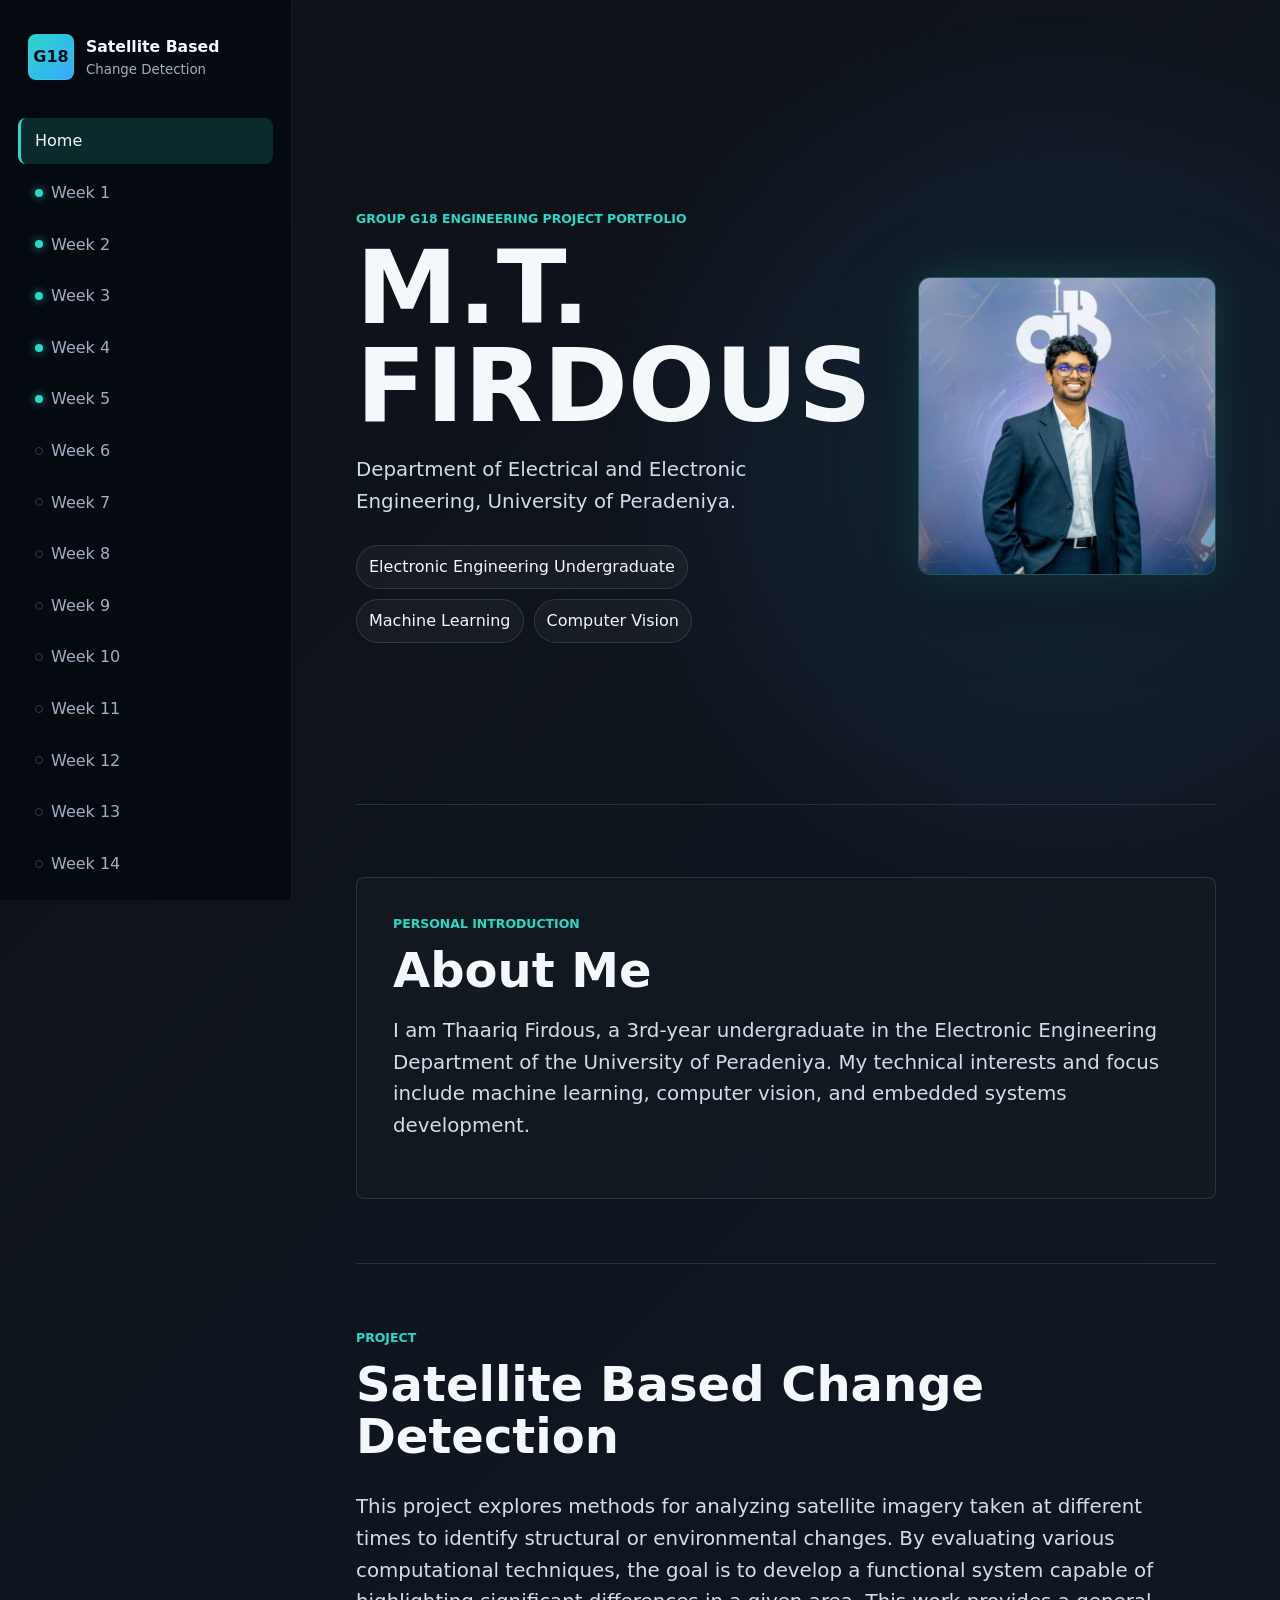
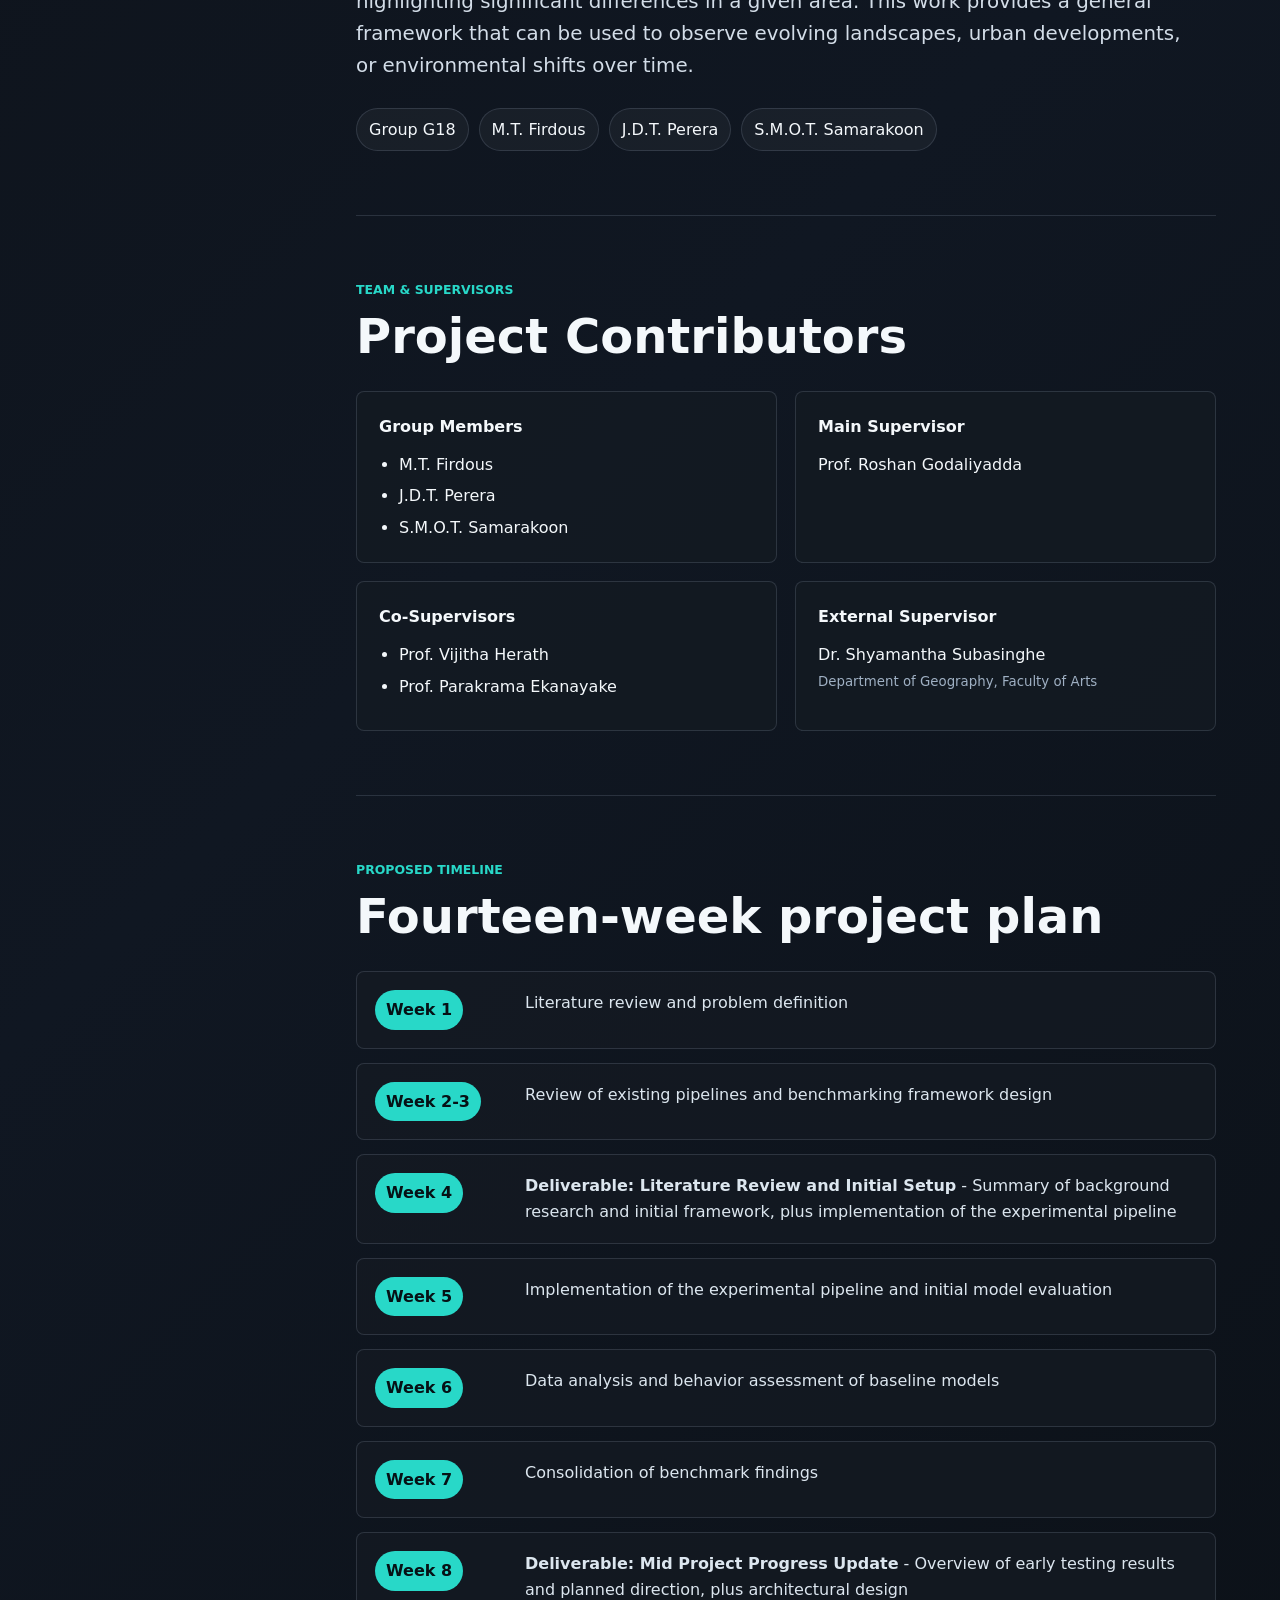
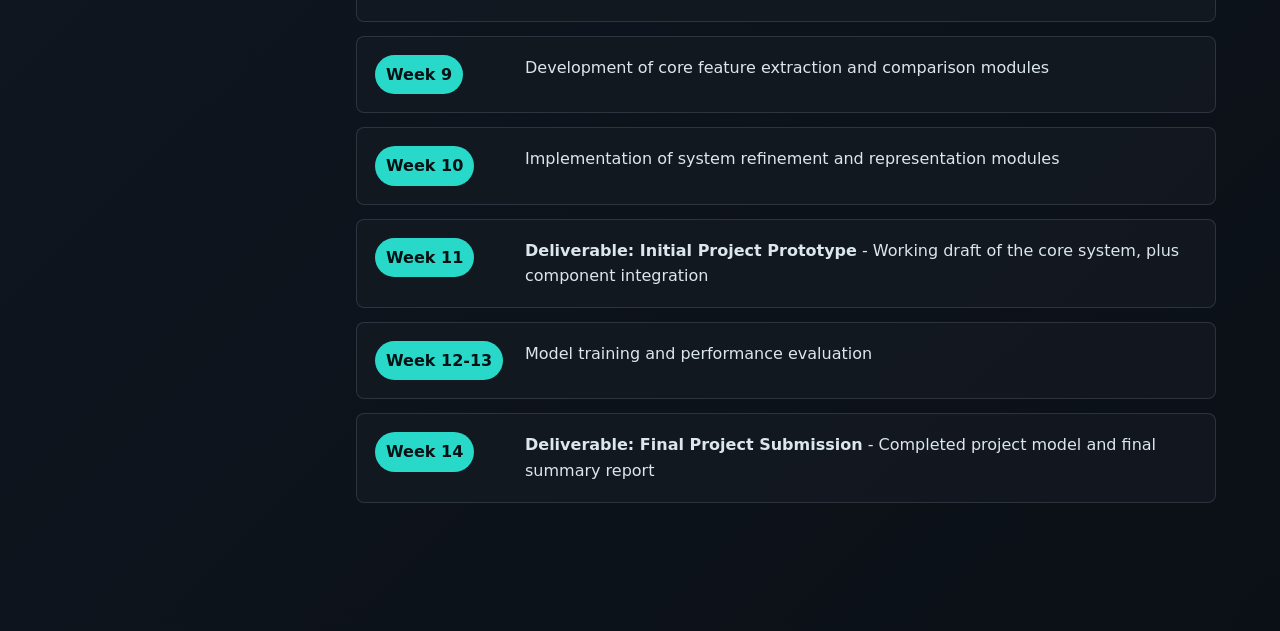
<file: index.html>
<!DOCTYPE html>
<html lang="en">
<head>
  <meta charset="UTF-8">
  <meta name="viewport" content="width=device-width, initial-scale=1.0">
  <title>M.T. Firdous | Group G18 Portfolio</title>
  <link rel="stylesheet" href="style.css">
</head>
<body>
  <aside class="sidebar">
    <a class="brand" href="index.html" aria-label="Go to homepage">
      <span class="brand-mark">G18</span>
      <span>
        <strong>Satellite Based</strong>
        <small>Change Detection</small>
      </span>
    </a>

    <nav class="site-nav" aria-label="Primary navigation">
      <a class="active" href="index.html">Home</a>
      <a href="weeks/week1.html"><span class="status-dot completed"></span>Week 1</a>
      <a href="weeks/week2.html"><span class="status-dot completed"></span>Week 2</a>
      <a href="weeks/week3.html"><span class="status-dot completed"></span>Week 3</a>
      <a href="weeks/week4.html"><span class="status-dot completed"></span>Week 4</a>
      <a href="weeks/week5.html"><span class="status-dot completed"></span>Week 5</a>
      <a href="weeks/week6.html"><span class="status-dot pending"></span>Week 6</a>
      <a href="weeks/week7.html"><span class="status-dot pending"></span>Week 7</a>
      <a href="weeks/week8.html"><span class="status-dot pending"></span>Week 8</a>
      <a href="weeks/week9.html"><span class="status-dot pending"></span>Week 9</a>
      <a href="weeks/week10.html"><span class="status-dot pending"></span>Week 10</a>
      <a href="weeks/week11.html"><span class="status-dot pending"></span>Week 11</a>
      <a href="weeks/week12.html"><span class="status-dot pending"></span>Week 12</a>
      <a href="weeks/week13.html"><span class="status-dot pending"></span>Week 13</a>
      <a href="weeks/week14.html"><span class="status-dot pending"></span>Week 14</a>
    </nav>
  </aside>

  <main class="page-shell">
    <section class="hero-section">
      <div class="hero-content">
        <p class="eyebrow">Group G18 Engineering Project Portfolio</p>
        <h1>M.T. FIRDOUS</h1>
        <p class="hero-summary">
          Department of Electrical and Electronic Engineering, University of Peradeniya.
        </p>
        <div class="hero-meta" aria-label="Profile highlights">
          <span>Electronic Engineering Undergraduate</span>
          <span>Machine Learning</span>
          <span>Computer Vision</span>
        </div>
      </div>

      <img src="assets/INSERT_YOUR_IMAGE_FILENAME_HERE.jpg" alt="M.T. Firdous" class="hero-image">
    </section>

    <section class="content-section personal-section" id="profile">
      <div class="profile-layout">
        <p class="eyebrow">Personal Introduction</p>
        <h2>About Me</h2>
        <p class="lead-text">
          I am Thaariq Firdous, a 3rd-year undergraduate in the Electronic Engineering Department of the University of Peradeniya. My technical interests and focus include machine learning, computer vision, and embedded systems development.
        </p>
      </div>
    </section>

    <section class="content-section project-section" id="about">
      <div class="section-heading">
        <p class="eyebrow">Project</p>
        <h2>Satellite Based Change Detection</h2>
      </div>
      <p class="lead-text">
        This project explores methods for analyzing satellite imagery taken at different times to identify structural or environmental changes. By evaluating various computational techniques, the goal is to develop a functional system capable of highlighting significant differences in a given area. This work provides a general framework that can be used to observe evolving landscapes, urban developments, or environmental shifts over time.
      </p>
      <div class="hero-meta project-meta" aria-label="Project group details">
        <span>Group G18</span>
        <span>M.T. Firdous</span>
        <span>J.D.T. Perera</span>
        <span>S.M.O.T. Samarakoon</span>
      </div>
    </section>

    <section class="content-section" id="team">
      <div class="section-heading">
        <p class="eyebrow">Team & Supervisors</p>
        <h2>Project Contributors</h2>
      </div>

      <div class="info-grid">
        <article class="info-card">
          <h3>Group Members</h3>
          <ul>
            <li>M.T. Firdous</li>
            <li>J.D.T. Perera</li>
            <li>S.M.O.T. Samarakoon</li>
          </ul>
        </article>

        <article class="info-card">
          <h3>Main Supervisor</h3>
          <p>Prof. Roshan Godaliyadda</p>
        </article>

        <article class="info-card">
          <h3>Co-Supervisors</h3>
          <ul>
            <li>Prof. Vijitha Herath</li>
            <li>Prof. Parakrama Ekanayake</li>
          </ul>
        </article>

        <article class="info-card">
          <h3>External Supervisor</h3>
          <p>Dr. Shyamantha Subasinghe</p>
          <small>Department of Geography, Faculty of Arts</small>
        </article>
      </div>
    </section>

    <section class="content-section" id="timeline">
      <div class="section-heading">
        <p class="eyebrow">Proposed Timeline</p>
        <h2>Fourteen-week project plan</h2>
      </div>

      <div class="timeline">
        <article class="timeline-item">
          <span class="week-label">Week 1</span>
          <p>Literature review and problem definition</p>
        </article>
        <article class="timeline-item">
          <span class="week-label">Week 2-3</span>
          <p>Review of existing pipelines and benchmarking framework design</p>
        </article>
        <article class="timeline-item milestone">
          <span class="week-label">Week 4</span>
          <p><strong>Deliverable: Literature Review and Initial Setup</strong> - Summary of background research and initial framework, plus implementation of the experimental pipeline</p>
        </article>
        <article class="timeline-item">
          <span class="week-label">Week 5</span>
          <p>Implementation of the experimental pipeline and initial model evaluation</p>
        </article>
        <article class="timeline-item">
          <span class="week-label">Week 6</span>
          <p>Data analysis and behavior assessment of baseline models</p>
        </article>
        <article class="timeline-item">
          <span class="week-label">Week 7</span>
          <p>Consolidation of benchmark findings</p>
        </article>
        <article class="timeline-item milestone">
          <span class="week-label">Week 8</span>
          <p><strong>Deliverable: Mid Project Progress Update</strong> - Overview of early testing results and planned direction, plus architectural design</p>
        </article>
        <article class="timeline-item">
          <span class="week-label">Week 9</span>
          <p>Development of core feature extraction and comparison modules</p>
        </article>
        <article class="timeline-item">
          <span class="week-label">Week 10</span>
          <p>Implementation of system refinement and representation modules</p>
        </article>
        <article class="timeline-item milestone">
          <span class="week-label">Week 11</span>
          <p><strong>Deliverable: Initial Project Prototype</strong> - Working draft of the core system, plus component integration</p>
        </article>
        <article class="timeline-item">
          <span class="week-label">Week 12-13</span>
          <p>Model training and performance evaluation</p>
        </article>
        <article class="timeline-item milestone">
          <span class="week-label">Week 14</span>
          <p><strong>Deliverable: Final Project Submission</strong> - Completed project model and final summary report</p>
        </article>
      </div>
    </section>
  </main>

  <script>
    document.documentElement.classList.add('js-enabled');
  </script>
</body>
</html>
</file>
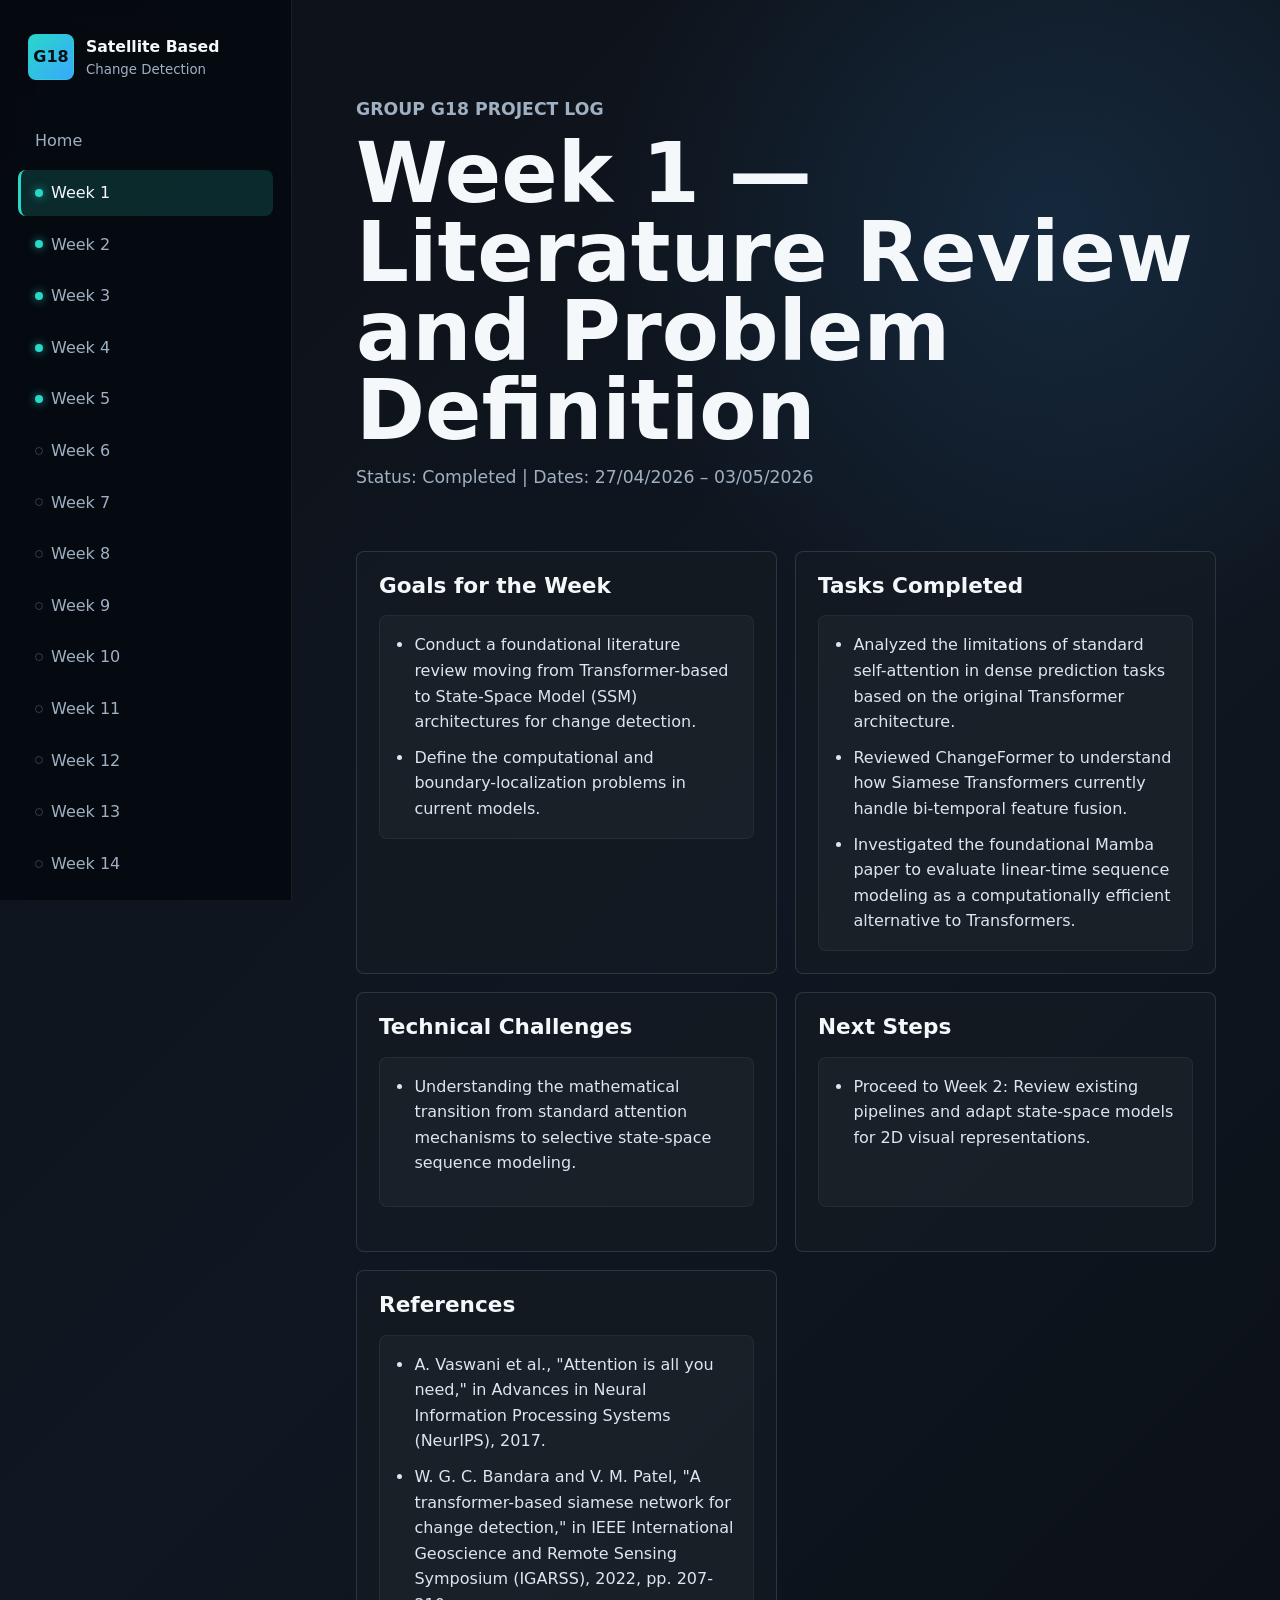
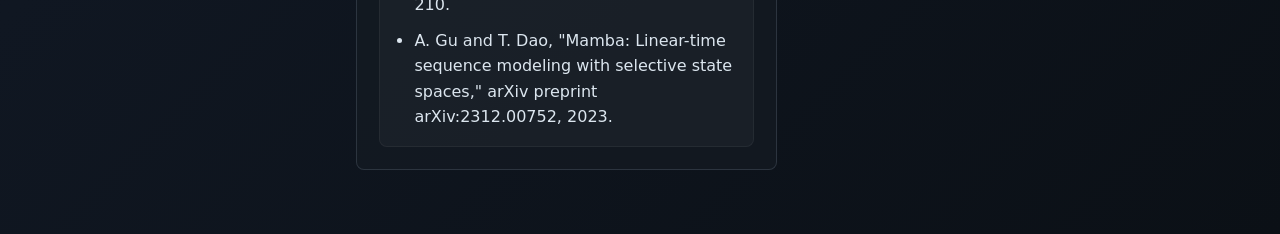
<file: weeks/week1.html>
<!DOCTYPE html>
<html lang="en">
<head>
  <meta charset="UTF-8">
  <meta name="viewport" content="width=device-width, initial-scale=1.0">
  <title>Week 1 - Literature Review and Problem Definition | Group G18</title>
  <link rel="stylesheet" href="../style.css">
</head>
<body>
  <aside class="sidebar">
    <a class="brand" href="../index.html" aria-label="Go to homepage">
      <span class="brand-mark">G18</span>
      <span>
        <strong>Satellite Based</strong>
        <small>Change Detection</small>
      </span>
    </a>

    <nav class="site-nav" aria-label="Primary navigation">
      <a href="../index.html">Home</a>
      <a class="active" href="week1.html"><span class="status-dot completed"></span>Week 1</a>
      <a href="week2.html"><span class="status-dot completed"></span>Week 2</a>
      <a href="week3.html"><span class="status-dot completed"></span>Week 3</a>
      <a href="week4.html"><span class="status-dot completed"></span>Week 4</a>
      <a href="week5.html"><span class="status-dot completed"></span>Week 5</a>
      <a href="week6.html"><span class="status-dot pending"></span>Week 6</a>
      <a href="week7.html"><span class="status-dot pending"></span>Week 7</a>
      <a href="week8.html"><span class="status-dot pending"></span>Week 8</a>
      <a href="week9.html"><span class="status-dot pending"></span>Week 9</a>
      <a href="week10.html"><span class="status-dot pending"></span>Week 10</a>
      <a href="week11.html"><span class="status-dot pending"></span>Week 11</a>
      <a href="week12.html"><span class="status-dot pending"></span>Week 12</a>
      <a href="week13.html"><span class="status-dot pending"></span>Week 13</a>
      <a href="week14.html"><span class="status-dot pending"></span>Week 14</a>
    </nav>
  </aside>

  <main class="page-shell">
    <header class="week-hero">
      <p class="eyebrow">Group G18 Project Log</p>
      <h1>Week 1 &mdash; Literature Review and Problem Definition</h1>
      <p>Status: Completed | Dates: 27/04/2026 &ndash; 03/05/2026</p>
    </header>

    <section class="update-grid" aria-label="Weekly update sections">
      <article class="update-card">
        <h2>Goals for the Week</h2>
        <div class="empty-area">
          <ul>
            <li>Conduct a foundational literature review moving from Transformer-based to State-Space Model (SSM) architectures for change detection.</li>
            <li>Define the computational and boundary-localization problems in current models.</li>
          </ul>
        </div>
      </article>

      <article class="update-card">
        <h2>Tasks Completed</h2>
        <div class="empty-area">
          <ul>
            <li>Analyzed the limitations of standard self-attention in dense prediction tasks based on the original Transformer architecture.</li>
            <li>Reviewed ChangeFormer to understand how Siamese Transformers currently handle bi-temporal feature fusion.</li>
            <li>Investigated the foundational Mamba paper to evaluate linear-time sequence modeling as a computationally efficient alternative to Transformers.</li>
          </ul>
        </div>
      </article>

      <article class="update-card">
        <h2>Technical Challenges</h2>
        <div class="empty-area">
          <ul>
            <li>Understanding the mathematical transition from standard attention mechanisms to selective state-space sequence modeling.</li>
          </ul>
        </div>
      </article>

      <article class="update-card">
        <h2>Next Steps</h2>
        <div class="empty-area">
          <ul>
            <li>Proceed to Week 2: Review existing pipelines and adapt state-space models for 2D visual representations.</li>
          </ul>
        </div>
      </article>

      <article class="update-card">
        <h2>References</h2>
        <div class="empty-area">
          <ul>
            <li>A. Vaswani et al., "Attention is all you need," in Advances in Neural Information Processing Systems (NeurIPS), 2017.</li>
            <li>W. G. C. Bandara and V. M. Patel, "A transformer-based siamese network for change detection," in IEEE International Geoscience and Remote Sensing Symposium (IGARSS), 2022, pp. 207-210.</li>
            <li>A. Gu and T. Dao, "Mamba: Linear-time sequence modeling with selective state spaces," arXiv preprint arXiv:2312.00752, 2023.</li>
          </ul>
        </div>
      </article>
    </section>
  </main>

  <script>
    document.documentElement.classList.add('js-enabled');
  </script>
</body>
</html>
</file>
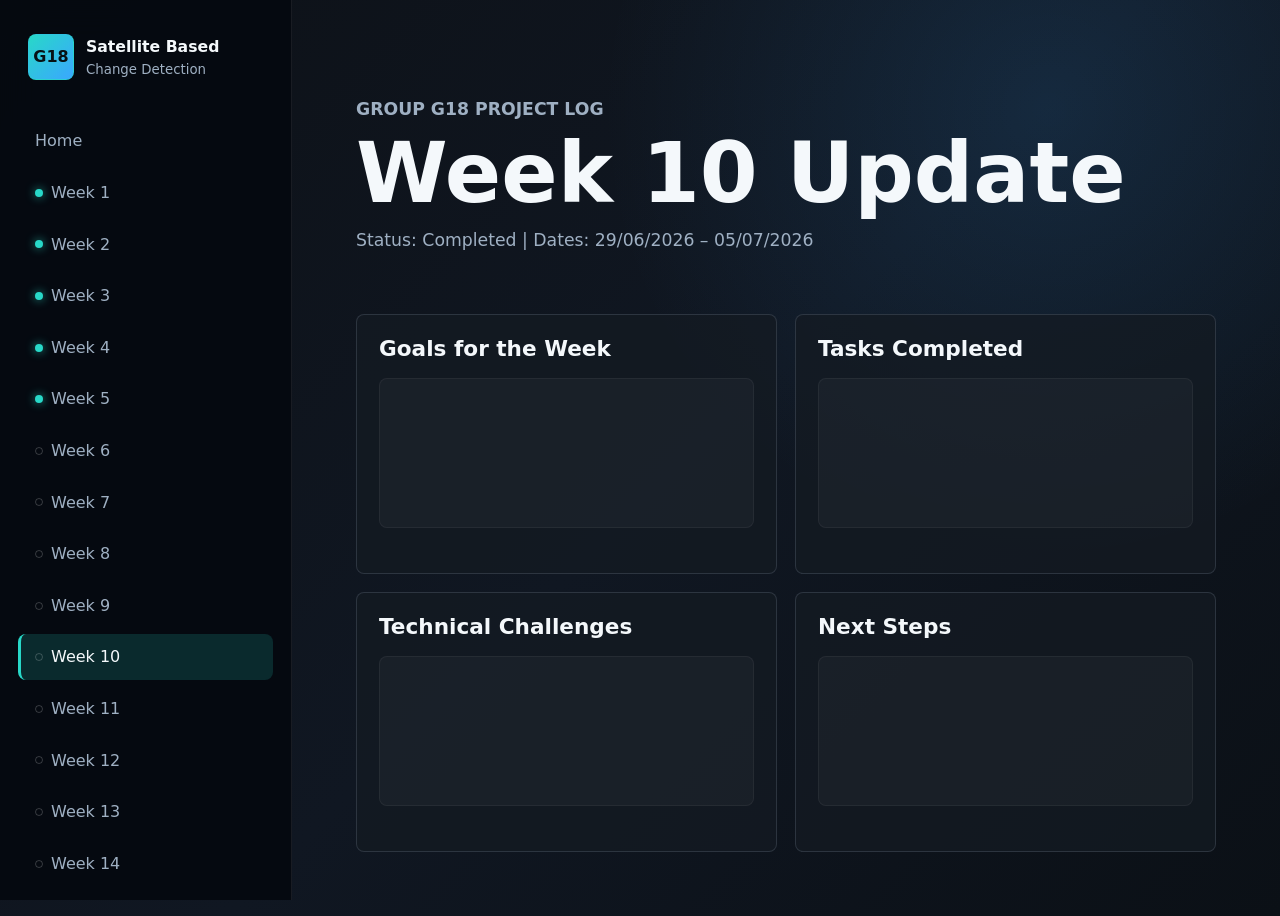
<file: weeks/week10.html>
<!DOCTYPE html>
<html lang="en">
<head><meta charset="UTF-8"><meta name="viewport" content="width=device-width, initial-scale=1.0"><title>Week 10 Update | Group G18</title><link rel="stylesheet" href="../style.css"></head>
<body>
  <aside class="sidebar"><a class="brand" href="../index.html" aria-label="Go to homepage"><span class="brand-mark">G18</span><span><strong>Satellite Based</strong><small>Change Detection</small></span></a><nav class="site-nav" aria-label="Primary navigation"><a href="../index.html">Home</a><a href="week1.html"><span class="status-dot completed"></span>Week 1</a><a href="week2.html"><span class="status-dot completed"></span>Week 2</a><a href="week3.html"><span class="status-dot completed"></span>Week 3</a><a href="week4.html"><span class="status-dot completed"></span>Week 4</a><a href="week5.html"><span class="status-dot completed"></span>Week 5</a><a href="week6.html"><span class="status-dot pending"></span>Week 6</a><a href="week7.html"><span class="status-dot pending"></span>Week 7</a><a href="week8.html"><span class="status-dot pending"></span>Week 8</a><a href="week9.html"><span class="status-dot pending"></span>Week 9</a><a class="active" href="week10.html"><span class="status-dot pending"></span>Week 10</a><a href="week11.html"><span class="status-dot pending"></span>Week 11</a><a href="week12.html"><span class="status-dot pending"></span>Week 12</a><a href="week13.html"><span class="status-dot pending"></span>Week 13</a><a href="week14.html"><span class="status-dot pending"></span>Week 14</a></nav></aside>
  <main class="page-shell"><header class="week-hero"><p class="eyebrow">Group G18 Project Log</p><h1>Week 10 Update</h1><p>Status: Completed | Dates: 29/06/2026 &ndash; 05/07/2026</p></header><section class="update-grid" aria-label="Weekly update sections"><article class="update-card"><h2>Goals for the Week</h2><div class="empty-area"></div></article><article class="update-card"><h2>Tasks Completed</h2><div class="empty-area"></div></article><article class="update-card"><h2>Technical Challenges</h2><div class="empty-area"></div></article><article class="update-card"><h2>Next Steps</h2><div class="empty-area"></div></article></section></main>
  <script>document.documentElement.classList.add('js-enabled');</script>
</body>
</html>
</file>
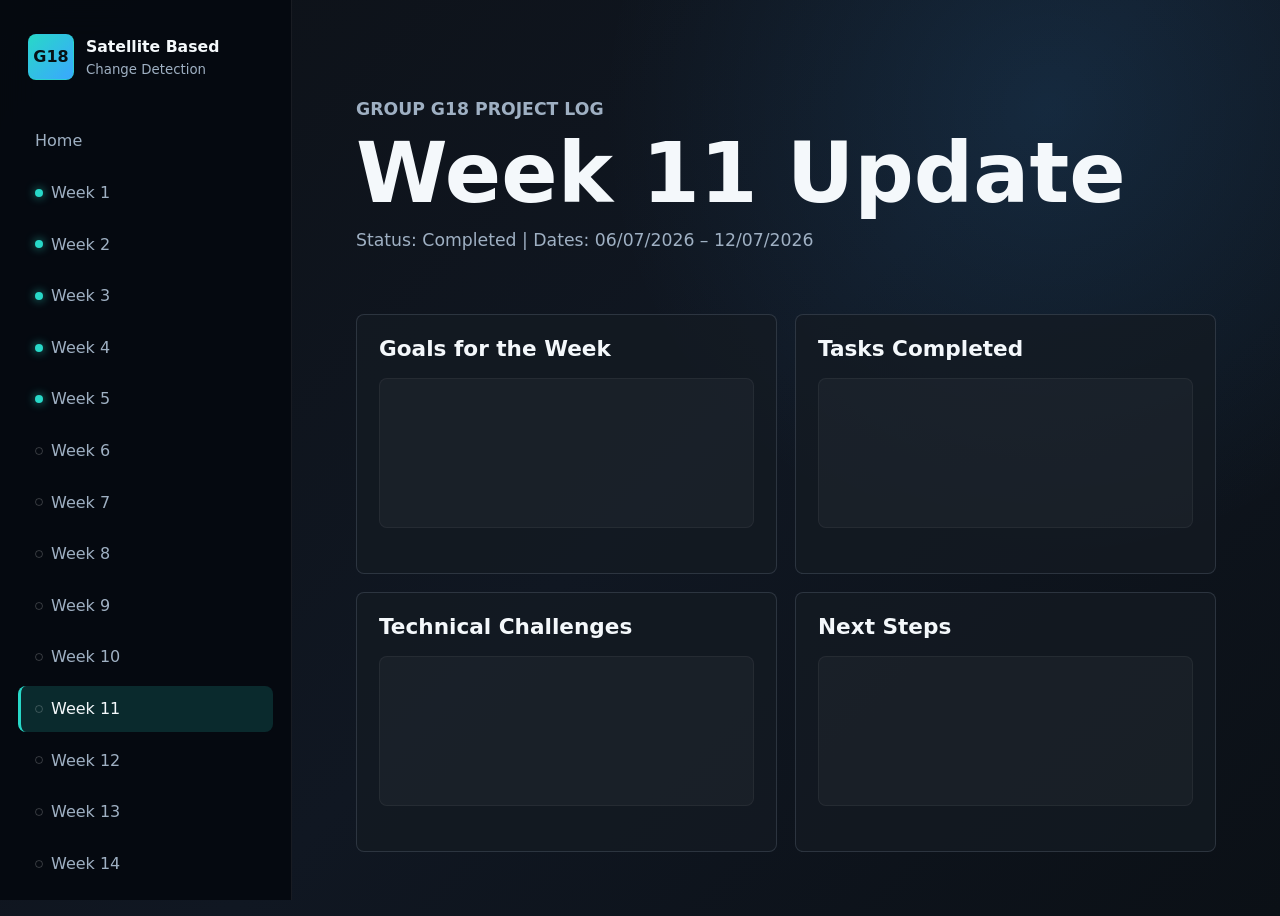
<file: weeks/week11.html>
<!DOCTYPE html>
<html lang="en">
<head><meta charset="UTF-8"><meta name="viewport" content="width=device-width, initial-scale=1.0"><title>Week 11 Update | Group G18</title><link rel="stylesheet" href="../style.css"></head>
<body>
  <aside class="sidebar"><a class="brand" href="../index.html" aria-label="Go to homepage"><span class="brand-mark">G18</span><span><strong>Satellite Based</strong><small>Change Detection</small></span></a><nav class="site-nav" aria-label="Primary navigation"><a href="../index.html">Home</a><a href="week1.html"><span class="status-dot completed"></span>Week 1</a><a href="week2.html"><span class="status-dot completed"></span>Week 2</a><a href="week3.html"><span class="status-dot completed"></span>Week 3</a><a href="week4.html"><span class="status-dot completed"></span>Week 4</a><a href="week5.html"><span class="status-dot completed"></span>Week 5</a><a href="week6.html"><span class="status-dot pending"></span>Week 6</a><a href="week7.html"><span class="status-dot pending"></span>Week 7</a><a href="week8.html"><span class="status-dot pending"></span>Week 8</a><a href="week9.html"><span class="status-dot pending"></span>Week 9</a><a href="week10.html"><span class="status-dot pending"></span>Week 10</a><a class="active" href="week11.html"><span class="status-dot pending"></span>Week 11</a><a href="week12.html"><span class="status-dot pending"></span>Week 12</a><a href="week13.html"><span class="status-dot pending"></span>Week 13</a><a href="week14.html"><span class="status-dot pending"></span>Week 14</a></nav></aside>
  <main class="page-shell"><header class="week-hero"><p class="eyebrow">Group G18 Project Log</p><h1>Week 11 Update</h1><p>Status: Completed | Dates: 06/07/2026 &ndash; 12/07/2026</p></header><section class="update-grid" aria-label="Weekly update sections"><article class="update-card"><h2>Goals for the Week</h2><div class="empty-area"></div></article><article class="update-card"><h2>Tasks Completed</h2><div class="empty-area"></div></article><article class="update-card"><h2>Technical Challenges</h2><div class="empty-area"></div></article><article class="update-card"><h2>Next Steps</h2><div class="empty-area"></div></article></section></main>
  <script>document.documentElement.classList.add('js-enabled');</script>
</body>
</html>
</file>
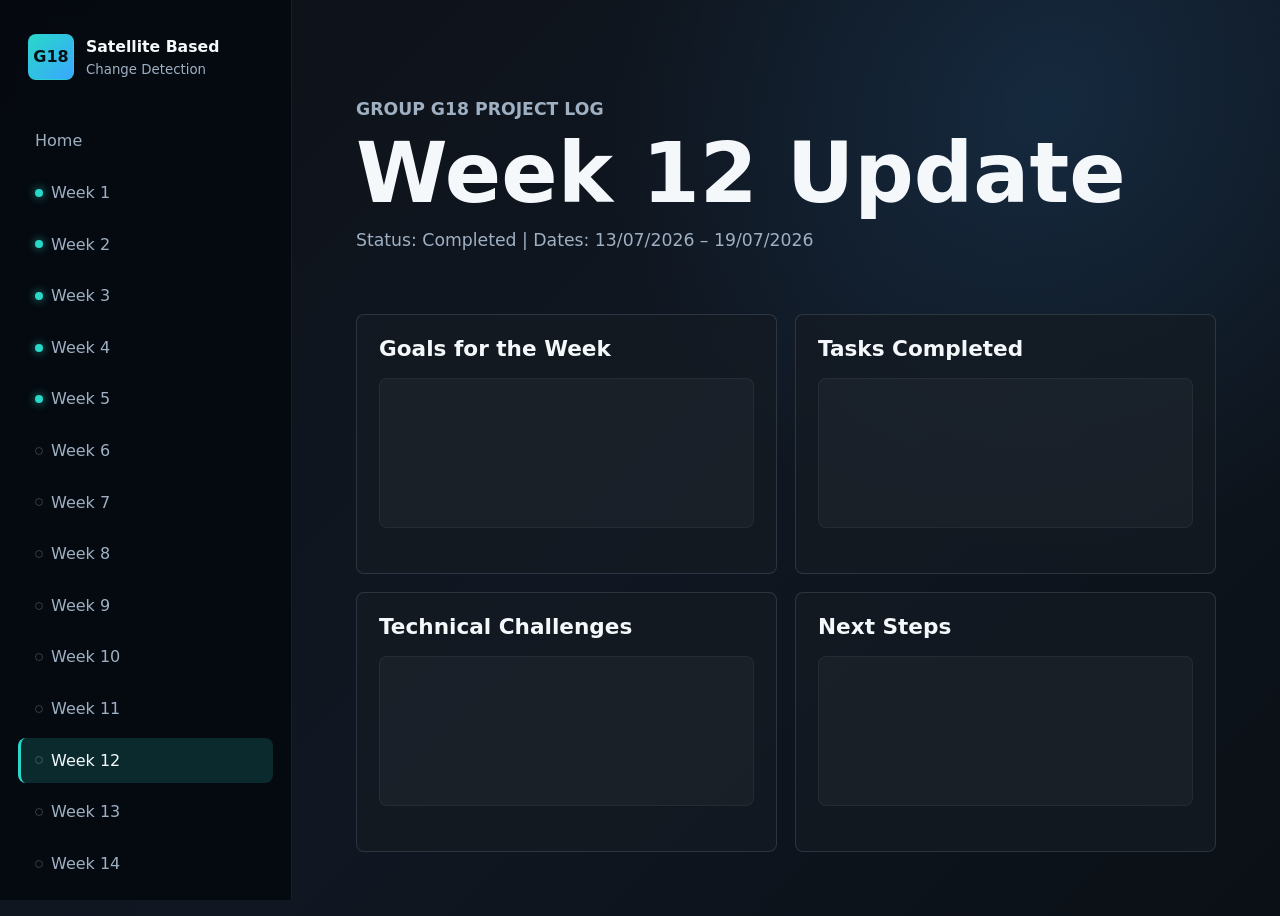
<file: weeks/week12.html>
<!DOCTYPE html>
<html lang="en">
<head><meta charset="UTF-8"><meta name="viewport" content="width=device-width, initial-scale=1.0"><title>Week 12 Update | Group G18</title><link rel="stylesheet" href="../style.css"></head>
<body>
  <aside class="sidebar"><a class="brand" href="../index.html" aria-label="Go to homepage"><span class="brand-mark">G18</span><span><strong>Satellite Based</strong><small>Change Detection</small></span></a><nav class="site-nav" aria-label="Primary navigation"><a href="../index.html">Home</a><a href="week1.html"><span class="status-dot completed"></span>Week 1</a><a href="week2.html"><span class="status-dot completed"></span>Week 2</a><a href="week3.html"><span class="status-dot completed"></span>Week 3</a><a href="week4.html"><span class="status-dot completed"></span>Week 4</a><a href="week5.html"><span class="status-dot completed"></span>Week 5</a><a href="week6.html"><span class="status-dot pending"></span>Week 6</a><a href="week7.html"><span class="status-dot pending"></span>Week 7</a><a href="week8.html"><span class="status-dot pending"></span>Week 8</a><a href="week9.html"><span class="status-dot pending"></span>Week 9</a><a href="week10.html"><span class="status-dot pending"></span>Week 10</a><a href="week11.html"><span class="status-dot pending"></span>Week 11</a><a class="active" href="week12.html"><span class="status-dot pending"></span>Week 12</a><a href="week13.html"><span class="status-dot pending"></span>Week 13</a><a href="week14.html"><span class="status-dot pending"></span>Week 14</a></nav></aside>
  <main class="page-shell"><header class="week-hero"><p class="eyebrow">Group G18 Project Log</p><h1>Week 12 Update</h1><p>Status: Completed | Dates: 13/07/2026 &ndash; 19/07/2026</p></header><section class="update-grid" aria-label="Weekly update sections"><article class="update-card"><h2>Goals for the Week</h2><div class="empty-area"></div></article><article class="update-card"><h2>Tasks Completed</h2><div class="empty-area"></div></article><article class="update-card"><h2>Technical Challenges</h2><div class="empty-area"></div></article><article class="update-card"><h2>Next Steps</h2><div class="empty-area"></div></article></section></main>
  <script>document.documentElement.classList.add('js-enabled');</script>
</body>
</html>
</file>
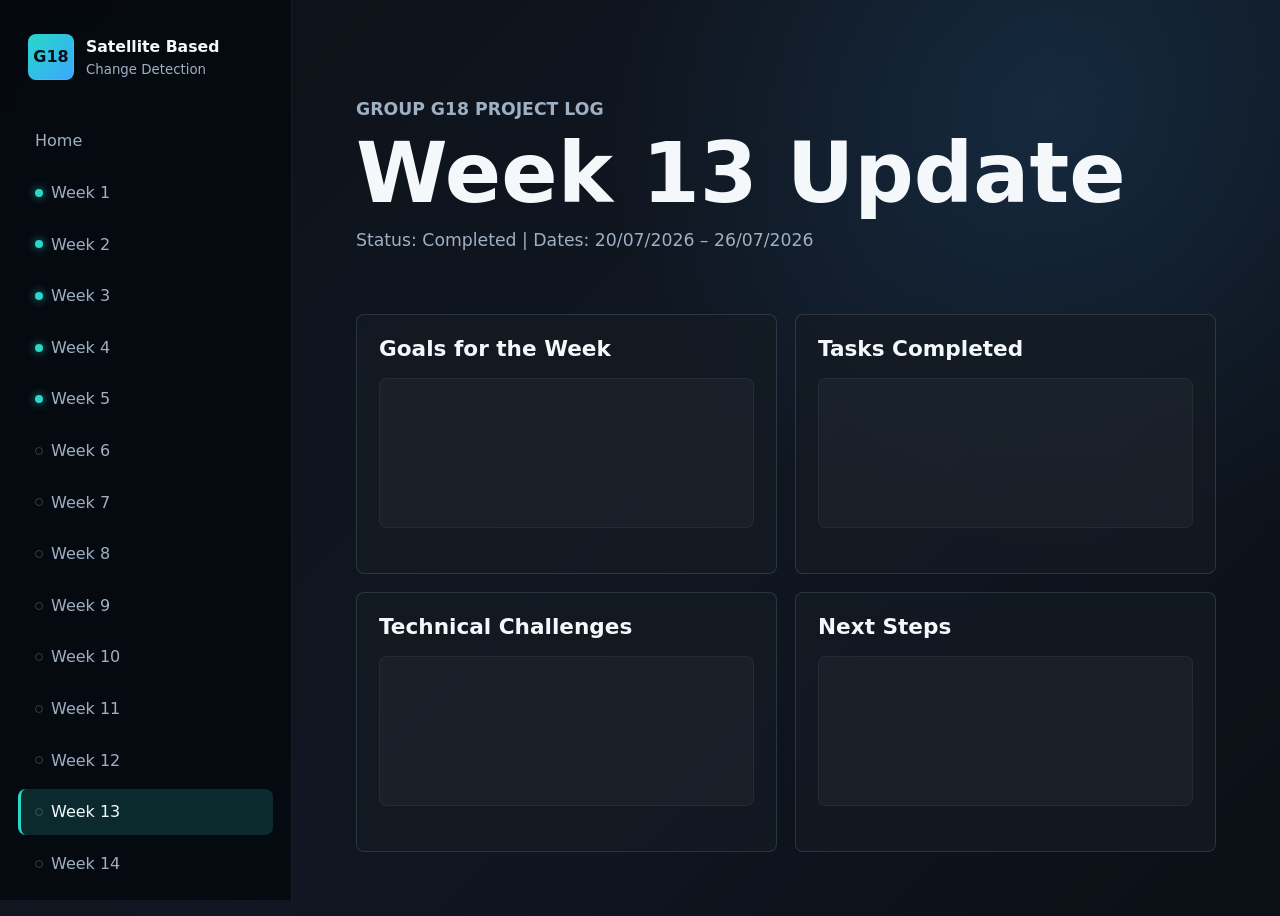
<file: weeks/week13.html>
<!DOCTYPE html>
<html lang="en">
<head><meta charset="UTF-8"><meta name="viewport" content="width=device-width, initial-scale=1.0"><title>Week 13 Update | Group G18</title><link rel="stylesheet" href="../style.css"></head>
<body>
  <aside class="sidebar"><a class="brand" href="../index.html" aria-label="Go to homepage"><span class="brand-mark">G18</span><span><strong>Satellite Based</strong><small>Change Detection</small></span></a><nav class="site-nav" aria-label="Primary navigation"><a href="../index.html">Home</a><a href="week1.html"><span class="status-dot completed"></span>Week 1</a><a href="week2.html"><span class="status-dot completed"></span>Week 2</a><a href="week3.html"><span class="status-dot completed"></span>Week 3</a><a href="week4.html"><span class="status-dot completed"></span>Week 4</a><a href="week5.html"><span class="status-dot completed"></span>Week 5</a><a href="week6.html"><span class="status-dot pending"></span>Week 6</a><a href="week7.html"><span class="status-dot pending"></span>Week 7</a><a href="week8.html"><span class="status-dot pending"></span>Week 8</a><a href="week9.html"><span class="status-dot pending"></span>Week 9</a><a href="week10.html"><span class="status-dot pending"></span>Week 10</a><a href="week11.html"><span class="status-dot pending"></span>Week 11</a><a href="week12.html"><span class="status-dot pending"></span>Week 12</a><a class="active" href="week13.html"><span class="status-dot pending"></span>Week 13</a><a href="week14.html"><span class="status-dot pending"></span>Week 14</a></nav></aside>
  <main class="page-shell"><header class="week-hero"><p class="eyebrow">Group G18 Project Log</p><h1>Week 13 Update</h1><p>Status: Completed | Dates: 20/07/2026 &ndash; 26/07/2026</p></header><section class="update-grid" aria-label="Weekly update sections"><article class="update-card"><h2>Goals for the Week</h2><div class="empty-area"></div></article><article class="update-card"><h2>Tasks Completed</h2><div class="empty-area"></div></article><article class="update-card"><h2>Technical Challenges</h2><div class="empty-area"></div></article><article class="update-card"><h2>Next Steps</h2><div class="empty-area"></div></article></section></main>
  <script>document.documentElement.classList.add('js-enabled');</script>
</body>
</html>
</file>
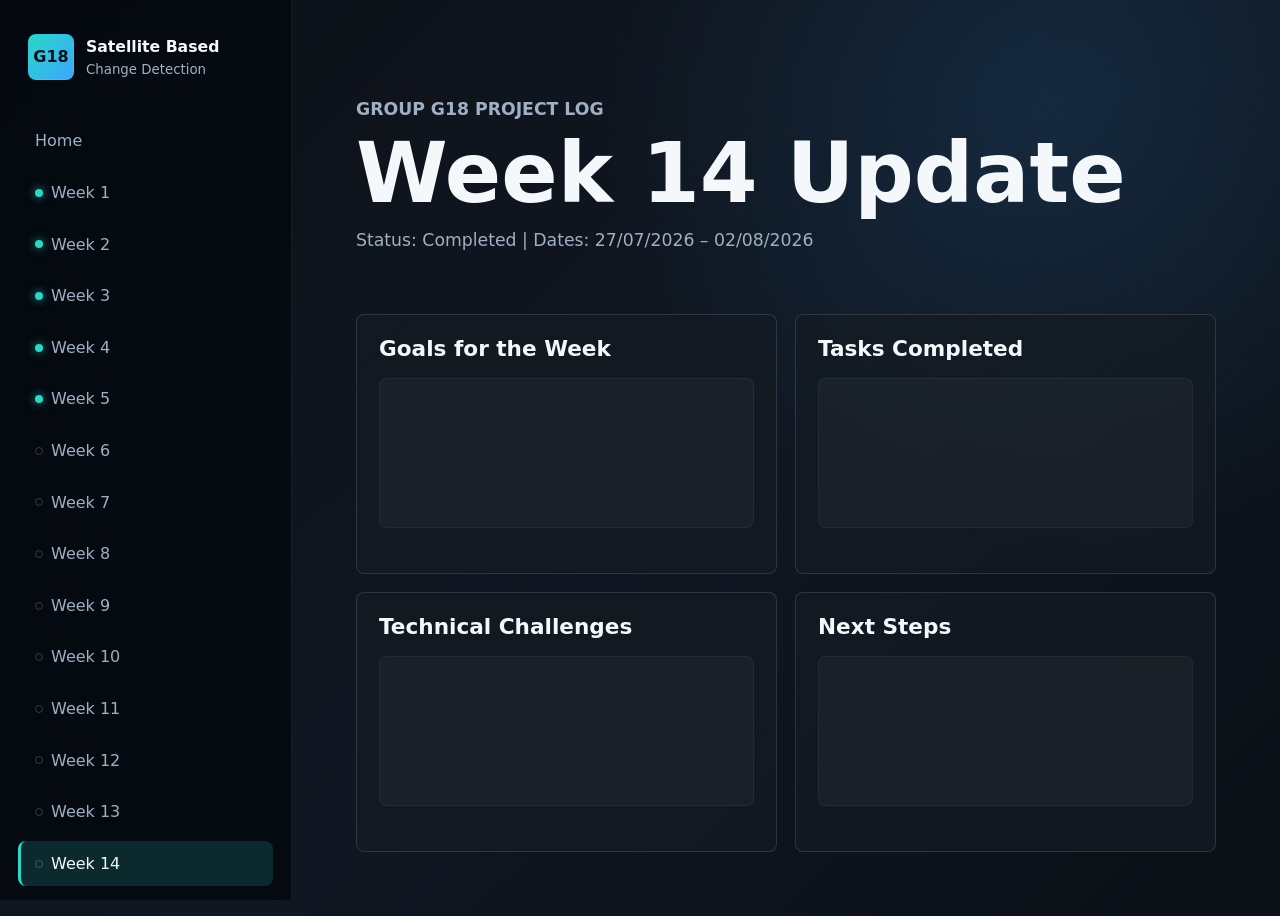
<file: weeks/week14.html>
<!DOCTYPE html>
<html lang="en">
<head><meta charset="UTF-8"><meta name="viewport" content="width=device-width, initial-scale=1.0"><title>Week 14 Update | Group G18</title><link rel="stylesheet" href="../style.css"></head>
<body>
  <aside class="sidebar"><a class="brand" href="../index.html" aria-label="Go to homepage"><span class="brand-mark">G18</span><span><strong>Satellite Based</strong><small>Change Detection</small></span></a><nav class="site-nav" aria-label="Primary navigation"><a href="../index.html">Home</a><a href="week1.html"><span class="status-dot completed"></span>Week 1</a><a href="week2.html"><span class="status-dot completed"></span>Week 2</a><a href="week3.html"><span class="status-dot completed"></span>Week 3</a><a href="week4.html"><span class="status-dot completed"></span>Week 4</a><a href="week5.html"><span class="status-dot completed"></span>Week 5</a><a href="week6.html"><span class="status-dot pending"></span>Week 6</a><a href="week7.html"><span class="status-dot pending"></span>Week 7</a><a href="week8.html"><span class="status-dot pending"></span>Week 8</a><a href="week9.html"><span class="status-dot pending"></span>Week 9</a><a href="week10.html"><span class="status-dot pending"></span>Week 10</a><a href="week11.html"><span class="status-dot pending"></span>Week 11</a><a href="week12.html"><span class="status-dot pending"></span>Week 12</a><a href="week13.html"><span class="status-dot pending"></span>Week 13</a><a class="active" href="week14.html"><span class="status-dot pending"></span>Week 14</a></nav></aside>
  <main class="page-shell"><header class="week-hero"><p class="eyebrow">Group G18 Project Log</p><h1>Week 14 Update</h1><p>Status: Completed | Dates: 27/07/2026 &ndash; 02/08/2026</p></header><section class="update-grid" aria-label="Weekly update sections"><article class="update-card"><h2>Goals for the Week</h2><div class="empty-area"></div></article><article class="update-card"><h2>Tasks Completed</h2><div class="empty-area"></div></article><article class="update-card"><h2>Technical Challenges</h2><div class="empty-area"></div></article><article class="update-card"><h2>Next Steps</h2><div class="empty-area"></div></article></section></main>
  <script>document.documentElement.classList.add('js-enabled');</script>
</body>
</html>
</file>
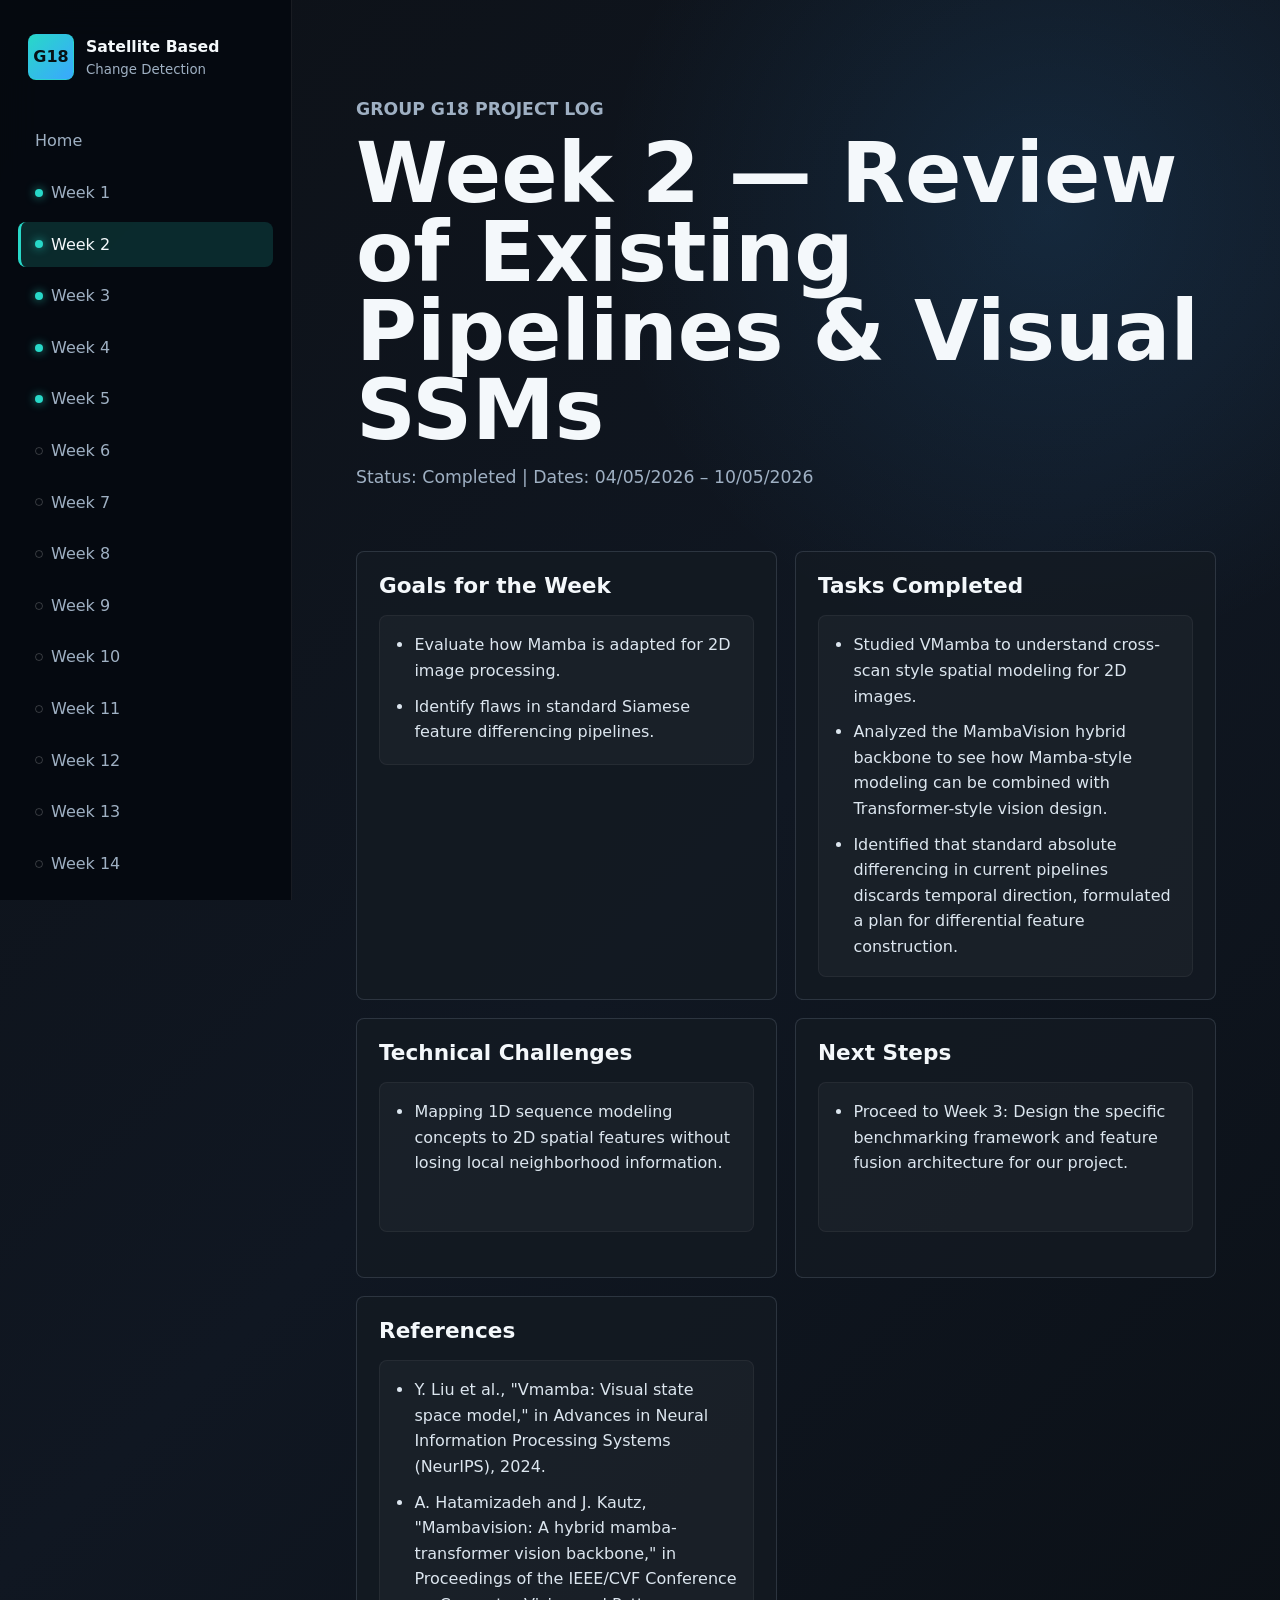
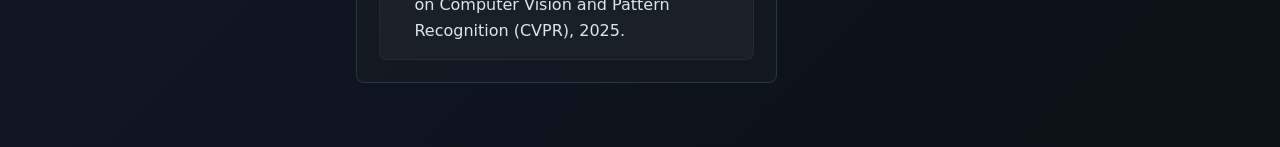
<file: weeks/week2.html>
<!DOCTYPE html>
<html lang="en">
<head>
  <meta charset="UTF-8">
  <meta name="viewport" content="width=device-width, initial-scale=1.0">
  <title>Week 2 - Review of Existing Pipelines &amp; Visual SSMs | Group G18</title>
  <link rel="stylesheet" href="../style.css">
</head>
<body>
  <aside class="sidebar">
    <a class="brand" href="../index.html" aria-label="Go to homepage">
      <span class="brand-mark">G18</span>
      <span><strong>Satellite Based</strong><small>Change Detection</small></span>
    </a>
    <nav class="site-nav" aria-label="Primary navigation">
      <a href="../index.html">Home</a><a href="week1.html"><span class="status-dot completed"></span>Week 1</a><a class="active" href="week2.html"><span class="status-dot completed"></span>Week 2</a><a href="week3.html"><span class="status-dot completed"></span>Week 3</a><a href="week4.html"><span class="status-dot completed"></span>Week 4</a><a href="week5.html"><span class="status-dot completed"></span>Week 5</a><a href="week6.html"><span class="status-dot pending"></span>Week 6</a><a href="week7.html"><span class="status-dot pending"></span>Week 7</a><a href="week8.html"><span class="status-dot pending"></span>Week 8</a><a href="week9.html"><span class="status-dot pending"></span>Week 9</a><a href="week10.html"><span class="status-dot pending"></span>Week 10</a><a href="week11.html"><span class="status-dot pending"></span>Week 11</a><a href="week12.html"><span class="status-dot pending"></span>Week 12</a><a href="week13.html"><span class="status-dot pending"></span>Week 13</a><a href="week14.html"><span class="status-dot pending"></span>Week 14</a>
    </nav>
  </aside>
  <main class="page-shell">
    <header class="week-hero"><p class="eyebrow">Group G18 Project Log</p><h1>Week 2 &mdash; Review of Existing Pipelines &amp; Visual SSMs</h1><p>Status: Completed | Dates: 04/05/2026 &ndash; 10/05/2026</p></header>
    <section class="update-grid" aria-label="Weekly update sections">
      <article class="update-card"><h2>Goals for the Week</h2><div class="empty-area"><ul><li>Evaluate how Mamba is adapted for 2D image processing.</li><li>Identify flaws in standard Siamese feature differencing pipelines.</li></ul></div></article>
      <article class="update-card"><h2>Tasks Completed</h2><div class="empty-area"><ul><li>Studied VMamba to understand cross-scan style spatial modeling for 2D images.</li><li>Analyzed the MambaVision hybrid backbone to see how Mamba-style modeling can be combined with Transformer-style vision design.</li><li>Identified that standard absolute differencing in current pipelines discards temporal direction, formulated a plan for differential feature construction.</li></ul></div></article>
      <article class="update-card"><h2>Technical Challenges</h2><div class="empty-area"><ul><li>Mapping 1D sequence modeling concepts to 2D spatial features without losing local neighborhood information.</li></ul></div></article>
      <article class="update-card"><h2>Next Steps</h2><div class="empty-area"><ul><li>Proceed to Week 3: Design the specific benchmarking framework and feature fusion architecture for our project.</li></ul></div></article>
      <article class="update-card"><h2>References</h2><div class="empty-area"><ul><li>Y. Liu et al., "Vmamba: Visual state space model," in Advances in Neural Information Processing Systems (NeurIPS), 2024.</li><li>A. Hatamizadeh and J. Kautz, "Mambavision: A hybrid mamba-transformer vision backbone," in Proceedings of the IEEE/CVF Conference on Computer Vision and Pattern Recognition (CVPR), 2025.</li></ul></div></article>
    </section>
  </main>
  <script>document.documentElement.classList.add('js-enabled');</script>
</body>
</html>
</file>
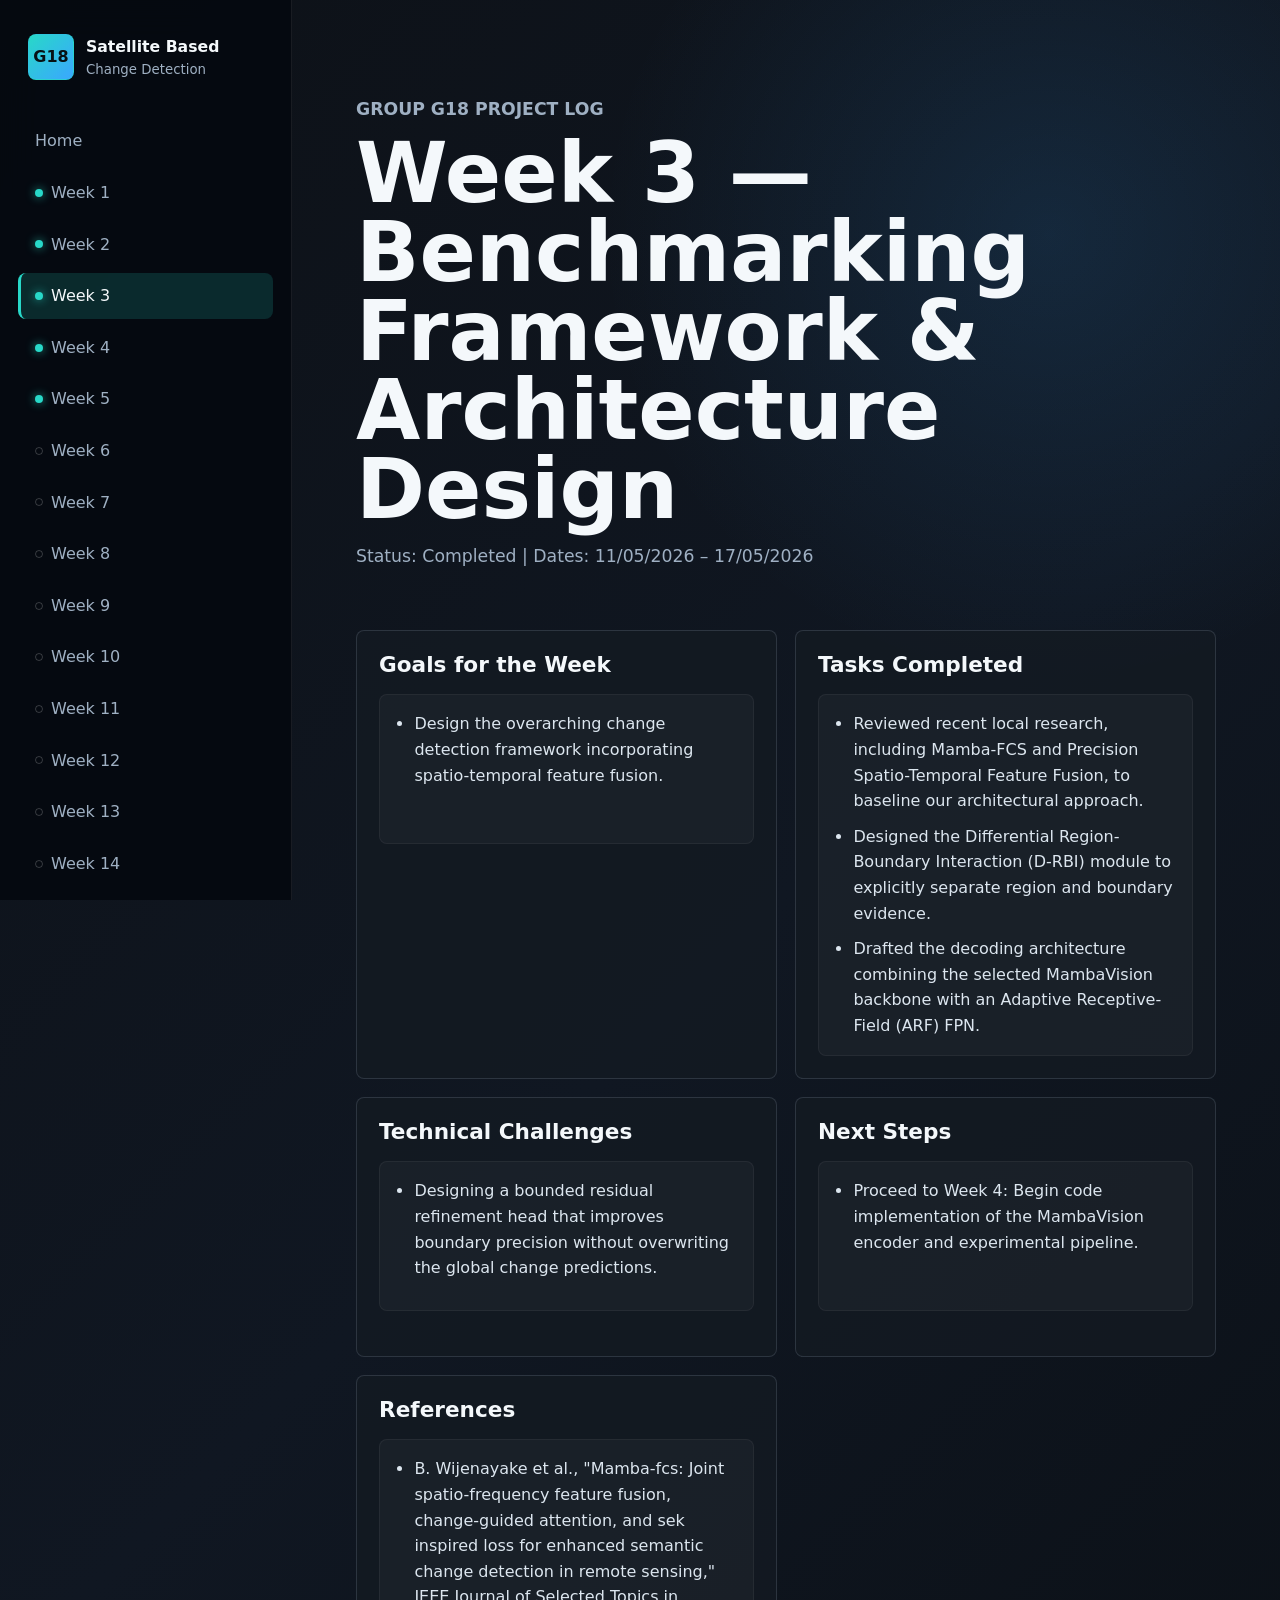
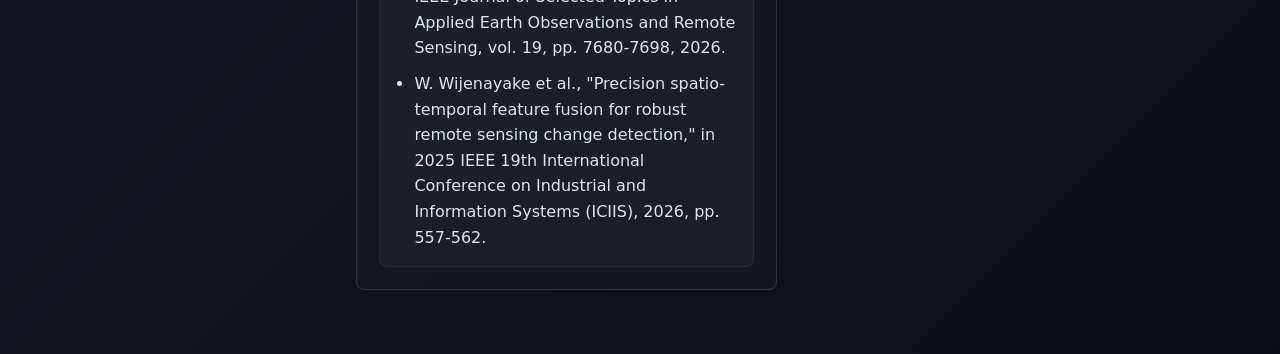
<file: weeks/week3.html>
<!DOCTYPE html>
<html lang="en">
<head>
  <meta charset="UTF-8">
  <meta name="viewport" content="width=device-width, initial-scale=1.0">
  <title>Week 3 - Benchmarking Framework &amp; Architecture Design | Group G18</title>
  <link rel="stylesheet" href="../style.css">
</head>
<body>
  <aside class="sidebar">
    <a class="brand" href="../index.html" aria-label="Go to homepage">
      <span class="brand-mark">G18</span>
      <span><strong>Satellite Based</strong><small>Change Detection</small></span>
    </a>
    <nav class="site-nav" aria-label="Primary navigation">
      <a href="../index.html">Home</a><a href="week1.html"><span class="status-dot completed"></span>Week 1</a><a href="week2.html"><span class="status-dot completed"></span>Week 2</a><a class="active" href="week3.html"><span class="status-dot completed"></span>Week 3</a><a href="week4.html"><span class="status-dot completed"></span>Week 4</a><a href="week5.html"><span class="status-dot completed"></span>Week 5</a><a href="week6.html"><span class="status-dot pending"></span>Week 6</a><a href="week7.html"><span class="status-dot pending"></span>Week 7</a><a href="week8.html"><span class="status-dot pending"></span>Week 8</a><a href="week9.html"><span class="status-dot pending"></span>Week 9</a><a href="week10.html"><span class="status-dot pending"></span>Week 10</a><a href="week11.html"><span class="status-dot pending"></span>Week 11</a><a href="week12.html"><span class="status-dot pending"></span>Week 12</a><a href="week13.html"><span class="status-dot pending"></span>Week 13</a><a href="week14.html"><span class="status-dot pending"></span>Week 14</a>
    </nav>
  </aside>
  <main class="page-shell">
    <header class="week-hero"><p class="eyebrow">Group G18 Project Log</p><h1>Week 3 &mdash; Benchmarking Framework &amp; Architecture Design</h1><p>Status: Completed | Dates: 11/05/2026 &ndash; 17/05/2026</p></header>
    <section class="update-grid" aria-label="Weekly update sections">
      <article class="update-card"><h2>Goals for the Week</h2><div class="empty-area"><ul><li>Design the overarching change detection framework incorporating spatio-temporal feature fusion.</li></ul></div></article>
      <article class="update-card"><h2>Tasks Completed</h2><div class="empty-area"><ul><li>Reviewed recent local research, including Mamba-FCS and Precision Spatio-Temporal Feature Fusion, to baseline our architectural approach.</li><li>Designed the Differential Region-Boundary Interaction (D-RBI) module to explicitly separate region and boundary evidence.</li><li>Drafted the decoding architecture combining the selected MambaVision backbone with an Adaptive Receptive-Field (ARF) FPN.</li></ul></div></article>
      <article class="update-card"><h2>Technical Challenges</h2><div class="empty-area"><ul><li>Designing a bounded residual refinement head that improves boundary precision without overwriting the global change predictions.</li></ul></div></article>
      <article class="update-card"><h2>Next Steps</h2><div class="empty-area"><ul><li>Proceed to Week 4: Begin code implementation of the MambaVision encoder and experimental pipeline.</li></ul></div></article>
      <article class="update-card"><h2>References</h2><div class="empty-area"><ul><li>B. Wijenayake et al., "Mamba-fcs: Joint spatio-frequency feature fusion, change-guided attention, and sek inspired loss for enhanced semantic change detection in remote sensing," IEEE Journal of Selected Topics in Applied Earth Observations and Remote Sensing, vol. 19, pp. 7680-7698, 2026.</li><li>W. Wijenayake et al., "Precision spatio-temporal feature fusion for robust remote sensing change detection," in 2025 IEEE 19th International Conference on Industrial and Information Systems (ICIIS), 2026, pp. 557-562.</li></ul></div></article>
    </section>
  </main>
  <script>document.documentElement.classList.add('js-enabled');</script>
</body>
</html>
</file>
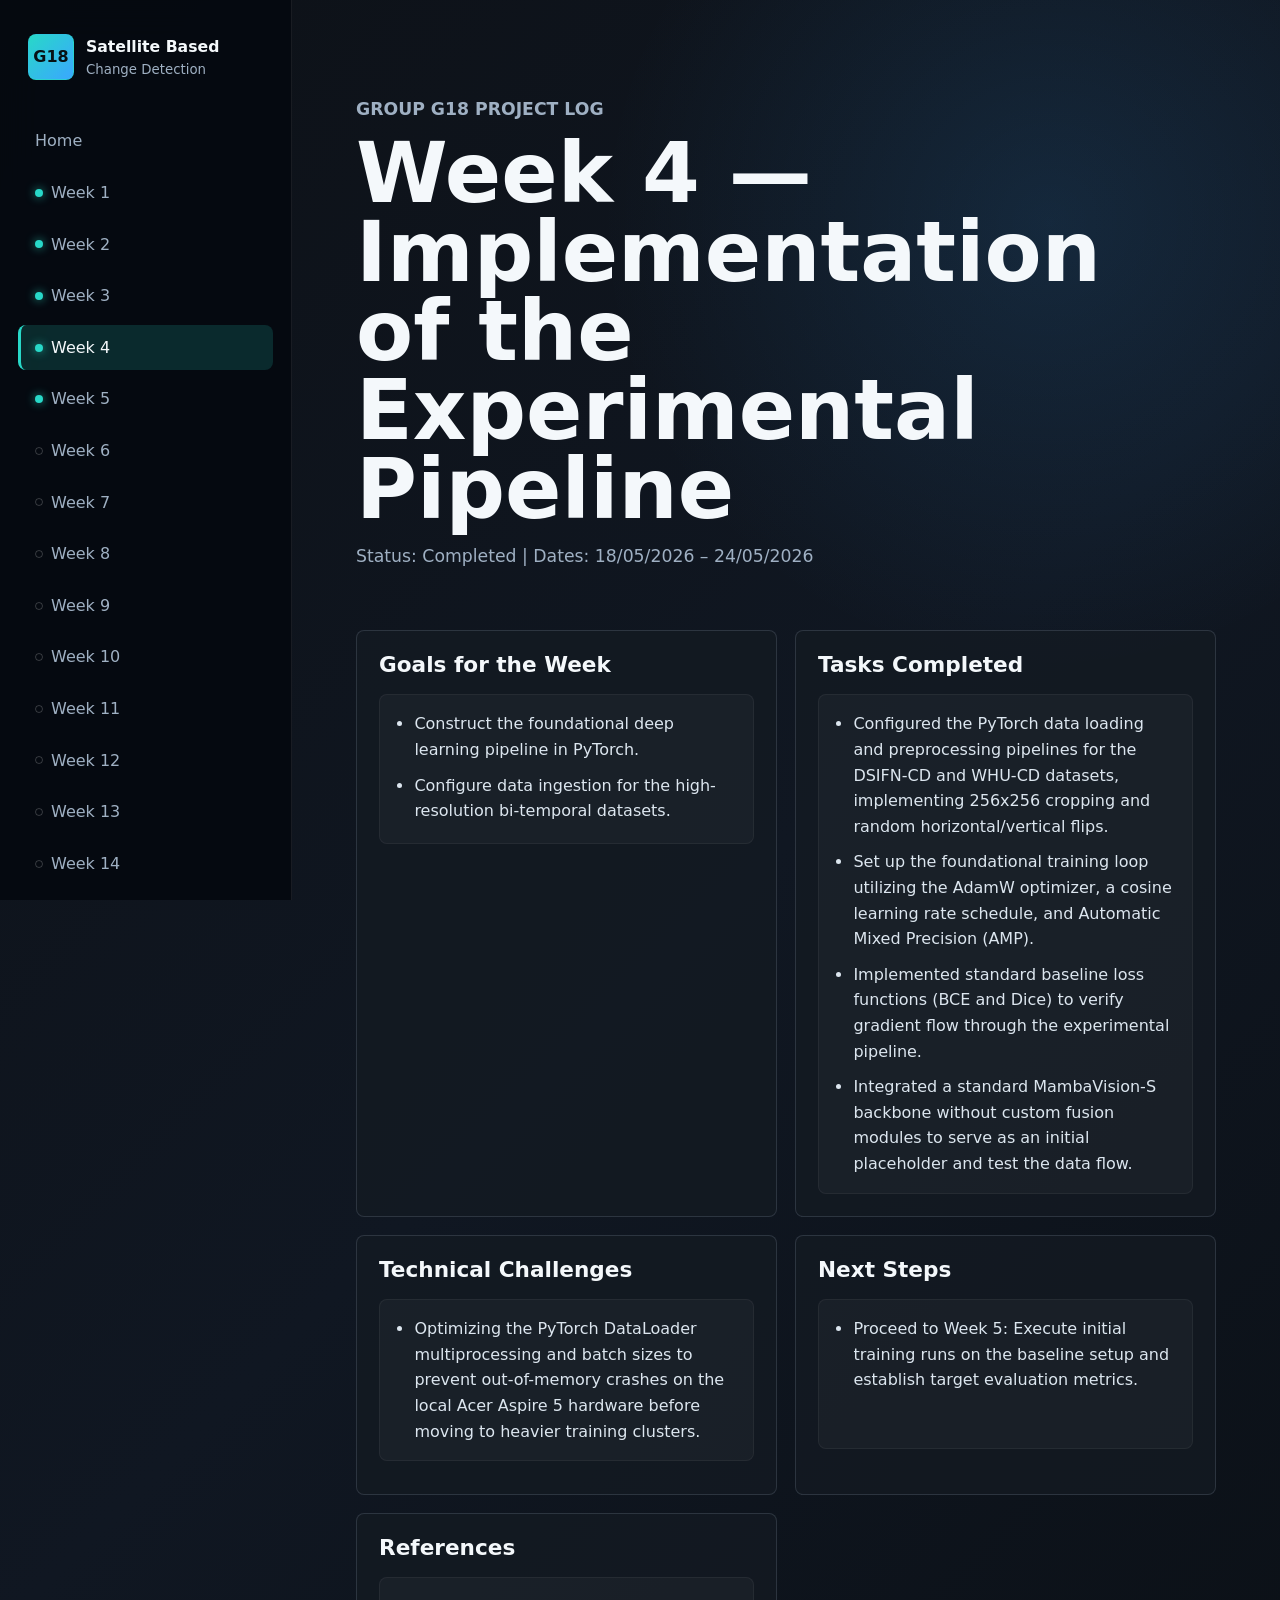
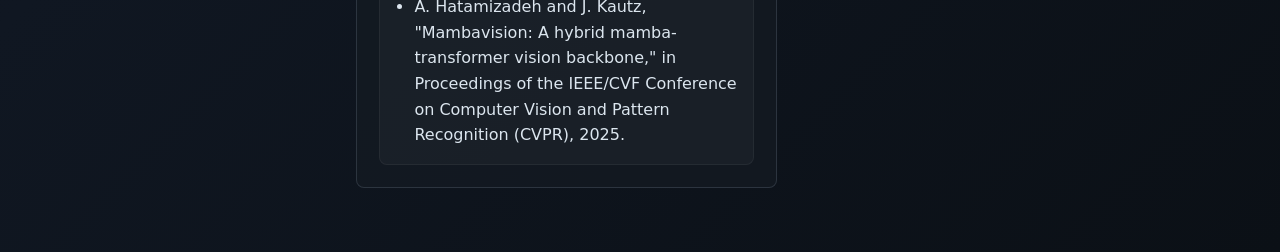
<file: weeks/week4.html>
<!DOCTYPE html>
<html lang="en">
<head>
  <meta charset="UTF-8">
  <meta name="viewport" content="width=device-width, initial-scale=1.0">
  <title>Week 4 - Implementation of the Experimental Pipeline | Group G18</title>
  <link rel="stylesheet" href="../style.css">
</head>
<body>
  <aside class="sidebar">
    <a class="brand" href="../index.html" aria-label="Go to homepage">
      <span class="brand-mark">G18</span>
      <span><strong>Satellite Based</strong><small>Change Detection</small></span>
    </a>
    <nav class="site-nav" aria-label="Primary navigation">
      <a href="../index.html">Home</a><a href="week1.html"><span class="status-dot completed"></span>Week 1</a><a href="week2.html"><span class="status-dot completed"></span>Week 2</a><a href="week3.html"><span class="status-dot completed"></span>Week 3</a><a class="active" href="week4.html"><span class="status-dot completed"></span>Week 4</a><a href="week5.html"><span class="status-dot completed"></span>Week 5</a><a href="week6.html"><span class="status-dot pending"></span>Week 6</a><a href="week7.html"><span class="status-dot pending"></span>Week 7</a><a href="week8.html"><span class="status-dot pending"></span>Week 8</a><a href="week9.html"><span class="status-dot pending"></span>Week 9</a><a href="week10.html"><span class="status-dot pending"></span>Week 10</a><a href="week11.html"><span class="status-dot pending"></span>Week 11</a><a href="week12.html"><span class="status-dot pending"></span>Week 12</a><a href="week13.html"><span class="status-dot pending"></span>Week 13</a><a href="week14.html"><span class="status-dot pending"></span>Week 14</a>
    </nav>
  </aside>
  <main class="page-shell">
    <header class="week-hero"><p class="eyebrow">Group G18 Project Log</p><h1>Week 4 &mdash; Implementation of the Experimental Pipeline</h1><p>Status: Completed | Dates: 18/05/2026 &ndash; 24/05/2026</p></header>
    <section class="update-grid" aria-label="Weekly update sections">
      <article class="update-card"><h2>Goals for the Week</h2><div class="empty-area"><ul><li>Construct the foundational deep learning pipeline in PyTorch.</li><li>Configure data ingestion for the high-resolution bi-temporal datasets.</li></ul></div></article>
      <article class="update-card"><h2>Tasks Completed</h2><div class="empty-area"><ul><li>Configured the PyTorch data loading and preprocessing pipelines for the DSIFN-CD and WHU-CD datasets, implementing 256x256 cropping and random horizontal/vertical flips.</li><li>Set up the foundational training loop utilizing the AdamW optimizer, a cosine learning rate schedule, and Automatic Mixed Precision (AMP).</li><li>Implemented standard baseline loss functions (BCE and Dice) to verify gradient flow through the experimental pipeline.</li><li>Integrated a standard MambaVision-S backbone without custom fusion modules to serve as an initial placeholder and test the data flow.</li></ul></div></article>
      <article class="update-card"><h2>Technical Challenges</h2><div class="empty-area"><ul><li>Optimizing the PyTorch DataLoader multiprocessing and batch sizes to prevent out-of-memory crashes on the local Acer Aspire 5 hardware before moving to heavier training clusters.</li></ul></div></article>
      <article class="update-card"><h2>Next Steps</h2><div class="empty-area"><ul><li>Proceed to Week 5: Execute initial training runs on the baseline setup and establish target evaluation metrics.</li></ul></div></article>
      <article class="update-card"><h2>References</h2><div class="empty-area"><ul><li>A. Hatamizadeh and J. Kautz, "Mambavision: A hybrid mamba-transformer vision backbone," in Proceedings of the IEEE/CVF Conference on Computer Vision and Pattern Recognition (CVPR), 2025.</li></ul></div></article>
    </section>
  </main>
  <script>document.documentElement.classList.add('js-enabled');</script>
</body>
</html>
</file>
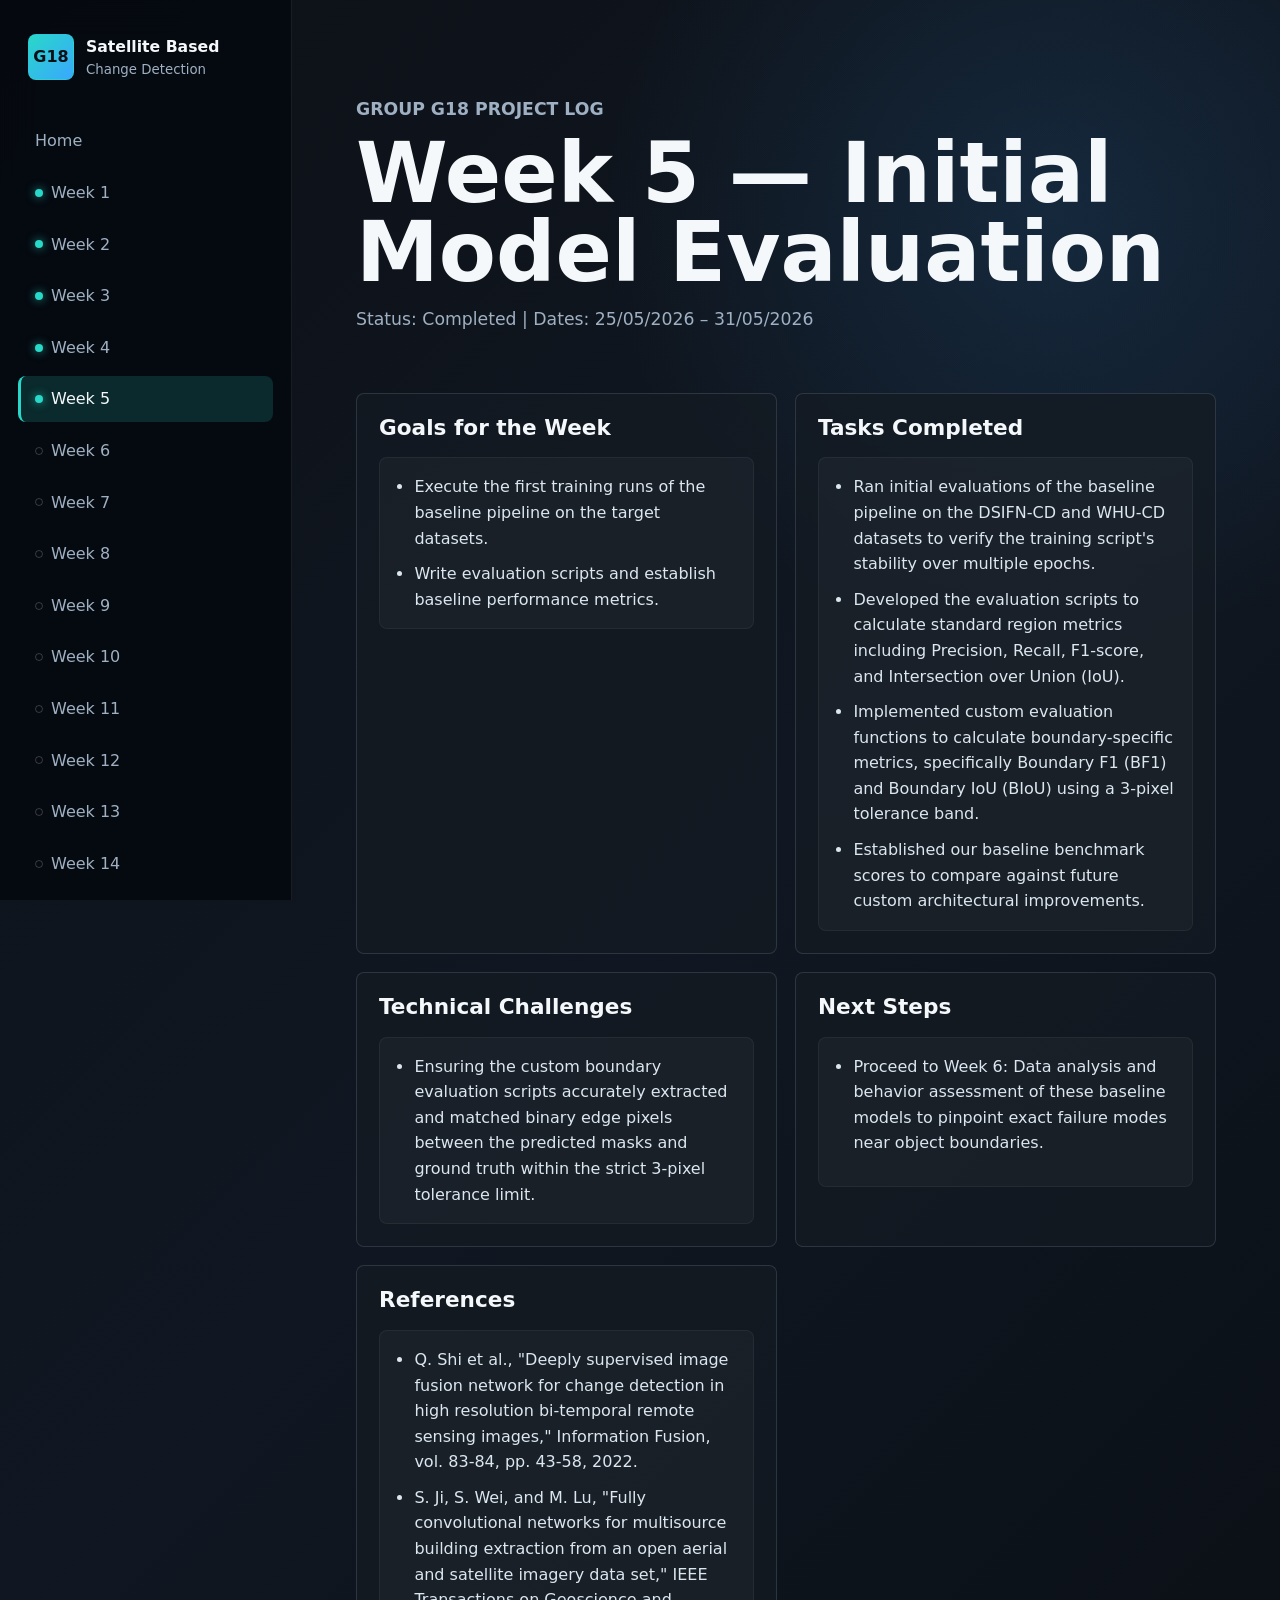
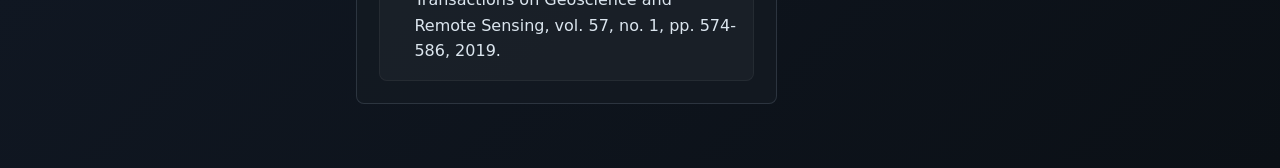
<file: weeks/week5.html>
<!DOCTYPE html>
<html lang="en">
<head>
  <meta charset="UTF-8">
  <meta name="viewport" content="width=device-width, initial-scale=1.0">
  <title>Week 5 - Initial Model Evaluation | Group G18</title>
  <link rel="stylesheet" href="../style.css">
</head>
<body>
  <aside class="sidebar">
    <a class="brand" href="../index.html" aria-label="Go to homepage"><span class="brand-mark">G18</span><span><strong>Satellite Based</strong><small>Change Detection</small></span></a>
    <nav class="site-nav" aria-label="Primary navigation"><a href="../index.html">Home</a><a href="week1.html"><span class="status-dot completed"></span>Week 1</a><a href="week2.html"><span class="status-dot completed"></span>Week 2</a><a href="week3.html"><span class="status-dot completed"></span>Week 3</a><a href="week4.html"><span class="status-dot completed"></span>Week 4</a><a class="active" href="week5.html"><span class="status-dot completed"></span>Week 5</a><a href="week6.html"><span class="status-dot pending"></span>Week 6</a><a href="week7.html"><span class="status-dot pending"></span>Week 7</a><a href="week8.html"><span class="status-dot pending"></span>Week 8</a><a href="week9.html"><span class="status-dot pending"></span>Week 9</a><a href="week10.html"><span class="status-dot pending"></span>Week 10</a><a href="week11.html"><span class="status-dot pending"></span>Week 11</a><a href="week12.html"><span class="status-dot pending"></span>Week 12</a><a href="week13.html"><span class="status-dot pending"></span>Week 13</a><a href="week14.html"><span class="status-dot pending"></span>Week 14</a></nav>
  </aside>
  <main class="page-shell"><header class="week-hero"><p class="eyebrow">Group G18 Project Log</p><h1>Week 5 &mdash; Initial Model Evaluation</h1><p>Status: Completed | Dates: 25/05/2026 &ndash; 31/05/2026</p></header><section class="update-grid" aria-label="Weekly update sections"><article class="update-card"><h2>Goals for the Week</h2><div class="empty-area"><ul><li>Execute the first training runs of the baseline pipeline on the target datasets.</li><li>Write evaluation scripts and establish baseline performance metrics.</li></ul></div></article><article class="update-card"><h2>Tasks Completed</h2><div class="empty-area"><ul><li>Ran initial evaluations of the baseline pipeline on the DSIFN-CD and WHU-CD datasets to verify the training script's stability over multiple epochs.</li><li>Developed the evaluation scripts to calculate standard region metrics including Precision, Recall, F1-score, and Intersection over Union (IoU).</li><li>Implemented custom evaluation functions to calculate boundary-specific metrics, specifically Boundary F1 (BF1) and Boundary IoU (BIoU) using a 3-pixel tolerance band.</li><li>Established our baseline benchmark scores to compare against future custom architectural improvements.</li></ul></div></article><article class="update-card"><h2>Technical Challenges</h2><div class="empty-area"><ul><li>Ensuring the custom boundary evaluation scripts accurately extracted and matched binary edge pixels between the predicted masks and ground truth within the strict 3-pixel tolerance limit.</li></ul></div></article><article class="update-card"><h2>Next Steps</h2><div class="empty-area"><ul><li>Proceed to Week 6: Data analysis and behavior assessment of these baseline models to pinpoint exact failure modes near object boundaries.</li></ul></div></article><article class="update-card"><h2>References</h2><div class="empty-area"><ul><li>Q. Shi et al., "Deeply supervised image fusion network for change detection in high resolution bi-temporal remote sensing images," Information Fusion, vol. 83-84, pp. 43-58, 2022.</li><li>S. Ji, S. Wei, and M. Lu, "Fully convolutional networks for multisource building extraction from an open aerial and satellite imagery data set," IEEE Transactions on Geoscience and Remote Sensing, vol. 57, no. 1, pp. 574-586, 2019.</li></ul></div></article></section></main>
  <script>document.documentElement.classList.add('js-enabled');</script>
</body>
</html>
</file>
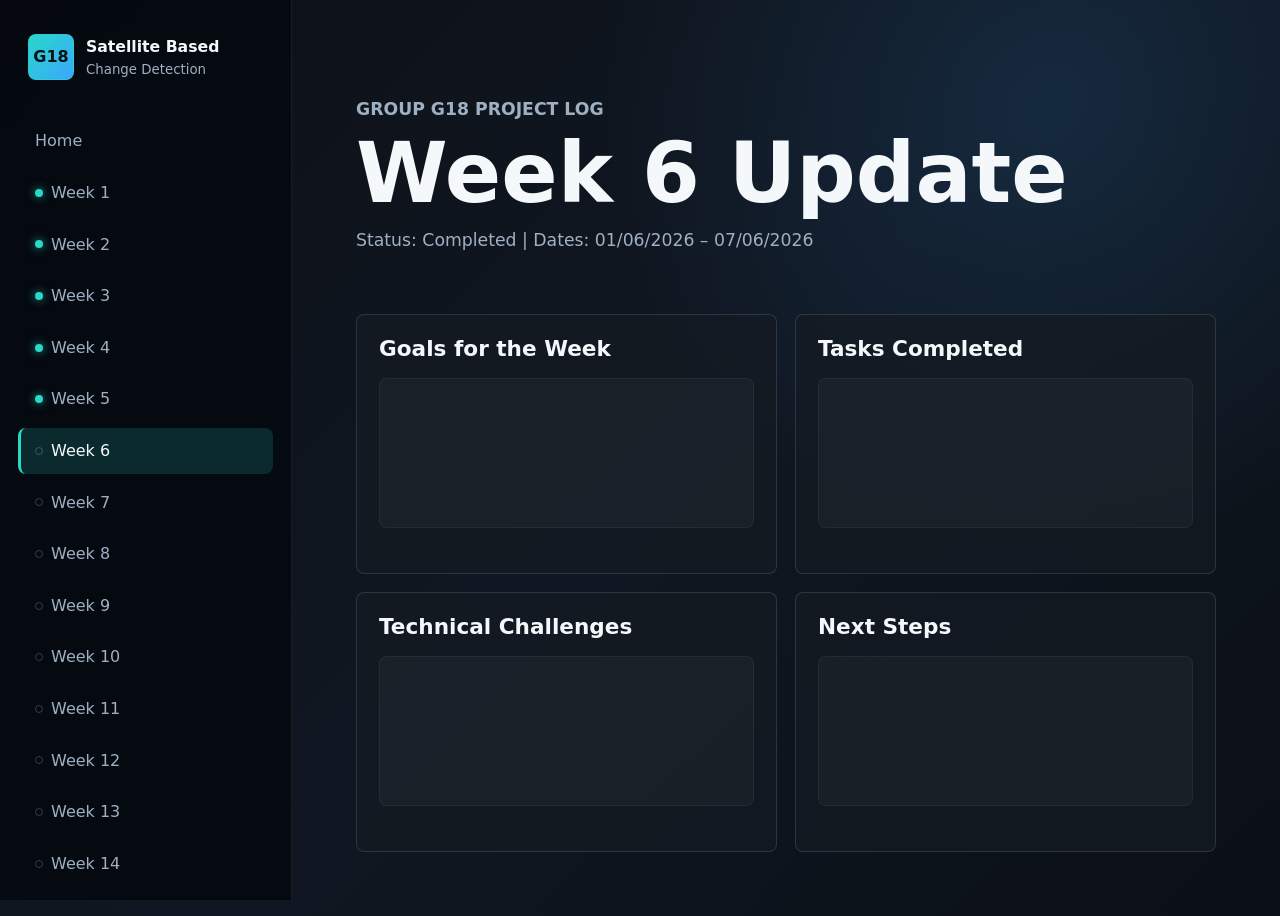
<file: weeks/week6.html>
<!DOCTYPE html>
<html lang="en">
<head><meta charset="UTF-8"><meta name="viewport" content="width=device-width, initial-scale=1.0"><title>Week 6 Update | Group G18</title><link rel="stylesheet" href="../style.css"></head>
<body>
  <aside class="sidebar"><a class="brand" href="../index.html" aria-label="Go to homepage"><span class="brand-mark">G18</span><span><strong>Satellite Based</strong><small>Change Detection</small></span></a><nav class="site-nav" aria-label="Primary navigation"><a href="../index.html">Home</a><a href="week1.html"><span class="status-dot completed"></span>Week 1</a><a href="week2.html"><span class="status-dot completed"></span>Week 2</a><a href="week3.html"><span class="status-dot completed"></span>Week 3</a><a href="week4.html"><span class="status-dot completed"></span>Week 4</a><a href="week5.html"><span class="status-dot completed"></span>Week 5</a><a class="active" href="week6.html"><span class="status-dot pending"></span>Week 6</a><a href="week7.html"><span class="status-dot pending"></span>Week 7</a><a href="week8.html"><span class="status-dot pending"></span>Week 8</a><a href="week9.html"><span class="status-dot pending"></span>Week 9</a><a href="week10.html"><span class="status-dot pending"></span>Week 10</a><a href="week11.html"><span class="status-dot pending"></span>Week 11</a><a href="week12.html"><span class="status-dot pending"></span>Week 12</a><a href="week13.html"><span class="status-dot pending"></span>Week 13</a><a href="week14.html"><span class="status-dot pending"></span>Week 14</a></nav></aside>
  <main class="page-shell"><header class="week-hero"><p class="eyebrow">Group G18 Project Log</p><h1>Week 6 Update</h1><p>Status: Completed | Dates: 01/06/2026 &ndash; 07/06/2026</p></header><section class="update-grid" aria-label="Weekly update sections"><article class="update-card"><h2>Goals for the Week</h2><div class="empty-area"></div></article><article class="update-card"><h2>Tasks Completed</h2><div class="empty-area"></div></article><article class="update-card"><h2>Technical Challenges</h2><div class="empty-area"></div></article><article class="update-card"><h2>Next Steps</h2><div class="empty-area"></div></article></section></main>
  <script>document.documentElement.classList.add('js-enabled');</script>
</body>
</html>
</file>
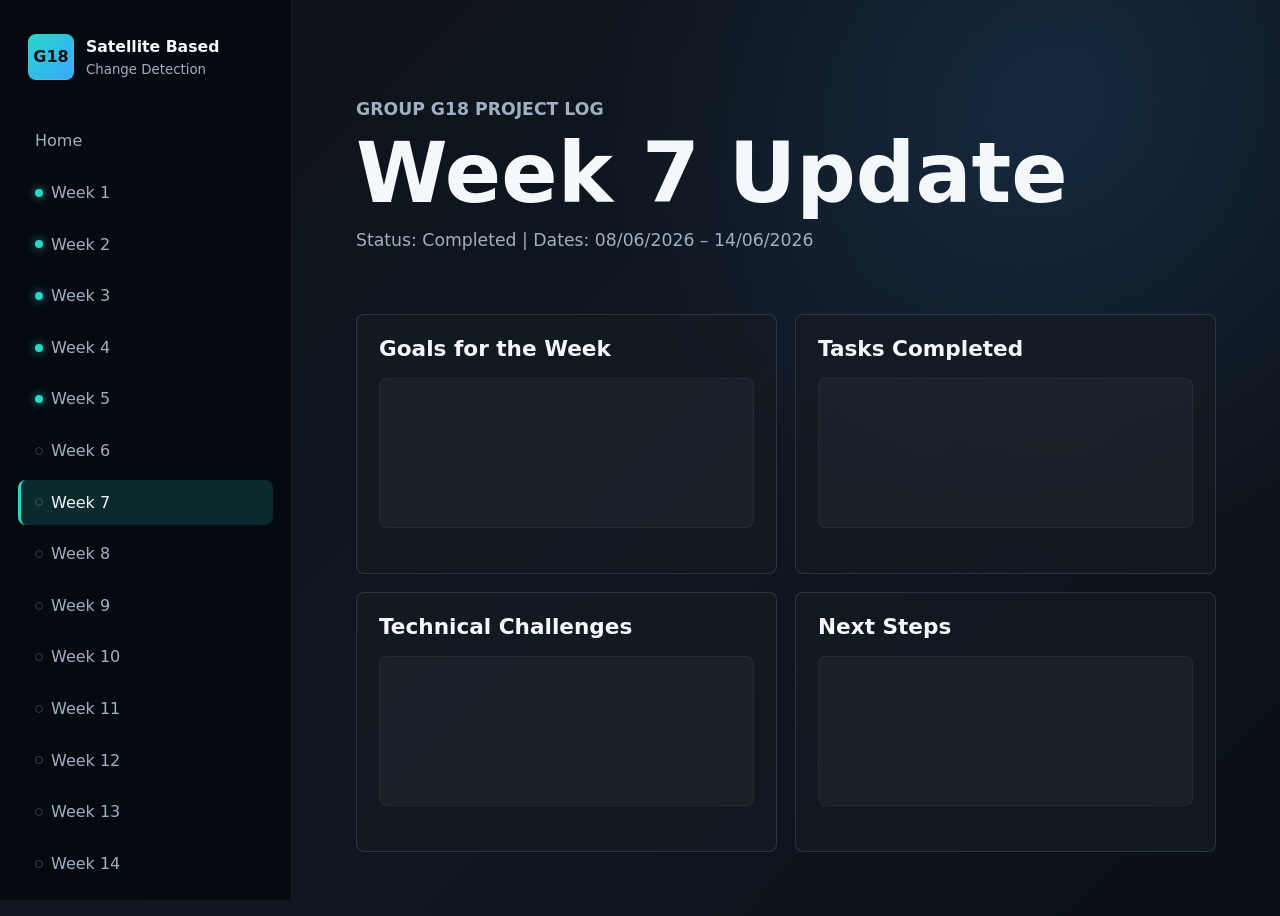
<file: weeks/week7.html>
<!DOCTYPE html>
<html lang="en">
<head><meta charset="UTF-8"><meta name="viewport" content="width=device-width, initial-scale=1.0"><title>Week 7 Update | Group G18</title><link rel="stylesheet" href="../style.css"></head>
<body>
  <aside class="sidebar"><a class="brand" href="../index.html" aria-label="Go to homepage"><span class="brand-mark">G18</span><span><strong>Satellite Based</strong><small>Change Detection</small></span></a><nav class="site-nav" aria-label="Primary navigation"><a href="../index.html">Home</a><a href="week1.html"><span class="status-dot completed"></span>Week 1</a><a href="week2.html"><span class="status-dot completed"></span>Week 2</a><a href="week3.html"><span class="status-dot completed"></span>Week 3</a><a href="week4.html"><span class="status-dot completed"></span>Week 4</a><a href="week5.html"><span class="status-dot completed"></span>Week 5</a><a href="week6.html"><span class="status-dot pending"></span>Week 6</a><a class="active" href="week7.html"><span class="status-dot pending"></span>Week 7</a><a href="week8.html"><span class="status-dot pending"></span>Week 8</a><a href="week9.html"><span class="status-dot pending"></span>Week 9</a><a href="week10.html"><span class="status-dot pending"></span>Week 10</a><a href="week11.html"><span class="status-dot pending"></span>Week 11</a><a href="week12.html"><span class="status-dot pending"></span>Week 12</a><a href="week13.html"><span class="status-dot pending"></span>Week 13</a><a href="week14.html"><span class="status-dot pending"></span>Week 14</a></nav></aside>
  <main class="page-shell"><header class="week-hero"><p class="eyebrow">Group G18 Project Log</p><h1>Week 7 Update</h1><p>Status: Completed | Dates: 08/06/2026 &ndash; 14/06/2026</p></header><section class="update-grid" aria-label="Weekly update sections"><article class="update-card"><h2>Goals for the Week</h2><div class="empty-area"></div></article><article class="update-card"><h2>Tasks Completed</h2><div class="empty-area"></div></article><article class="update-card"><h2>Technical Challenges</h2><div class="empty-area"></div></article><article class="update-card"><h2>Next Steps</h2><div class="empty-area"></div></article></section></main>
  <script>document.documentElement.classList.add('js-enabled');</script>
</body>
</html>
</file>
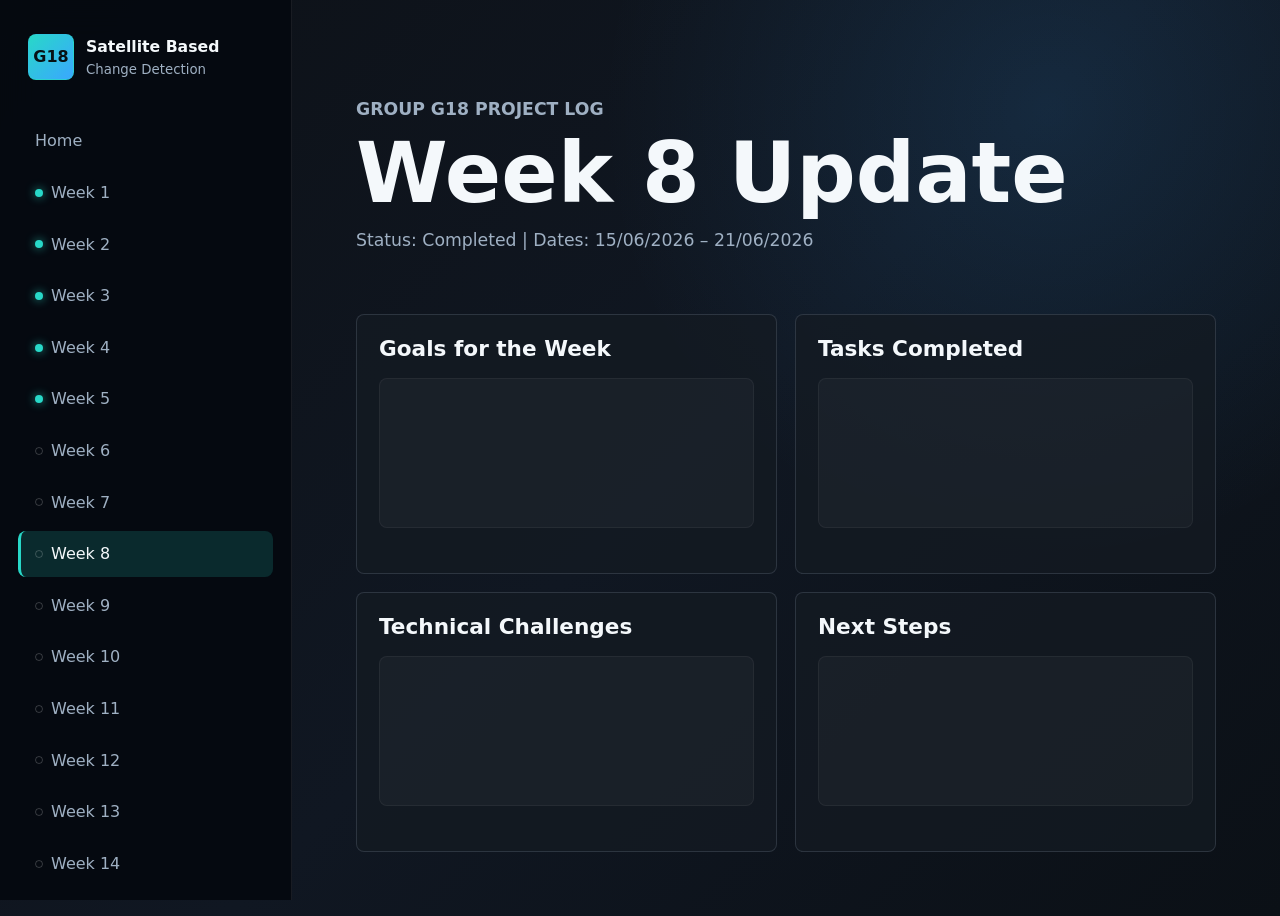
<file: weeks/week8.html>
<!DOCTYPE html>
<html lang="en">
<head><meta charset="UTF-8"><meta name="viewport" content="width=device-width, initial-scale=1.0"><title>Week 8 Update | Group G18</title><link rel="stylesheet" href="../style.css"></head>
<body>
  <aside class="sidebar"><a class="brand" href="../index.html" aria-label="Go to homepage"><span class="brand-mark">G18</span><span><strong>Satellite Based</strong><small>Change Detection</small></span></a><nav class="site-nav" aria-label="Primary navigation"><a href="../index.html">Home</a><a href="week1.html"><span class="status-dot completed"></span>Week 1</a><a href="week2.html"><span class="status-dot completed"></span>Week 2</a><a href="week3.html"><span class="status-dot completed"></span>Week 3</a><a href="week4.html"><span class="status-dot completed"></span>Week 4</a><a href="week5.html"><span class="status-dot completed"></span>Week 5</a><a href="week6.html"><span class="status-dot pending"></span>Week 6</a><a href="week7.html"><span class="status-dot pending"></span>Week 7</a><a class="active" href="week8.html"><span class="status-dot pending"></span>Week 8</a><a href="week9.html"><span class="status-dot pending"></span>Week 9</a><a href="week10.html"><span class="status-dot pending"></span>Week 10</a><a href="week11.html"><span class="status-dot pending"></span>Week 11</a><a href="week12.html"><span class="status-dot pending"></span>Week 12</a><a href="week13.html"><span class="status-dot pending"></span>Week 13</a><a href="week14.html"><span class="status-dot pending"></span>Week 14</a></nav></aside>
  <main class="page-shell"><header class="week-hero"><p class="eyebrow">Group G18 Project Log</p><h1>Week 8 Update</h1><p>Status: Completed | Dates: 15/06/2026 &ndash; 21/06/2026</p></header><section class="update-grid" aria-label="Weekly update sections"><article class="update-card"><h2>Goals for the Week</h2><div class="empty-area"></div></article><article class="update-card"><h2>Tasks Completed</h2><div class="empty-area"></div></article><article class="update-card"><h2>Technical Challenges</h2><div class="empty-area"></div></article><article class="update-card"><h2>Next Steps</h2><div class="empty-area"></div></article></section></main>
  <script>document.documentElement.classList.add('js-enabled');</script>
</body>
</html>
</file>
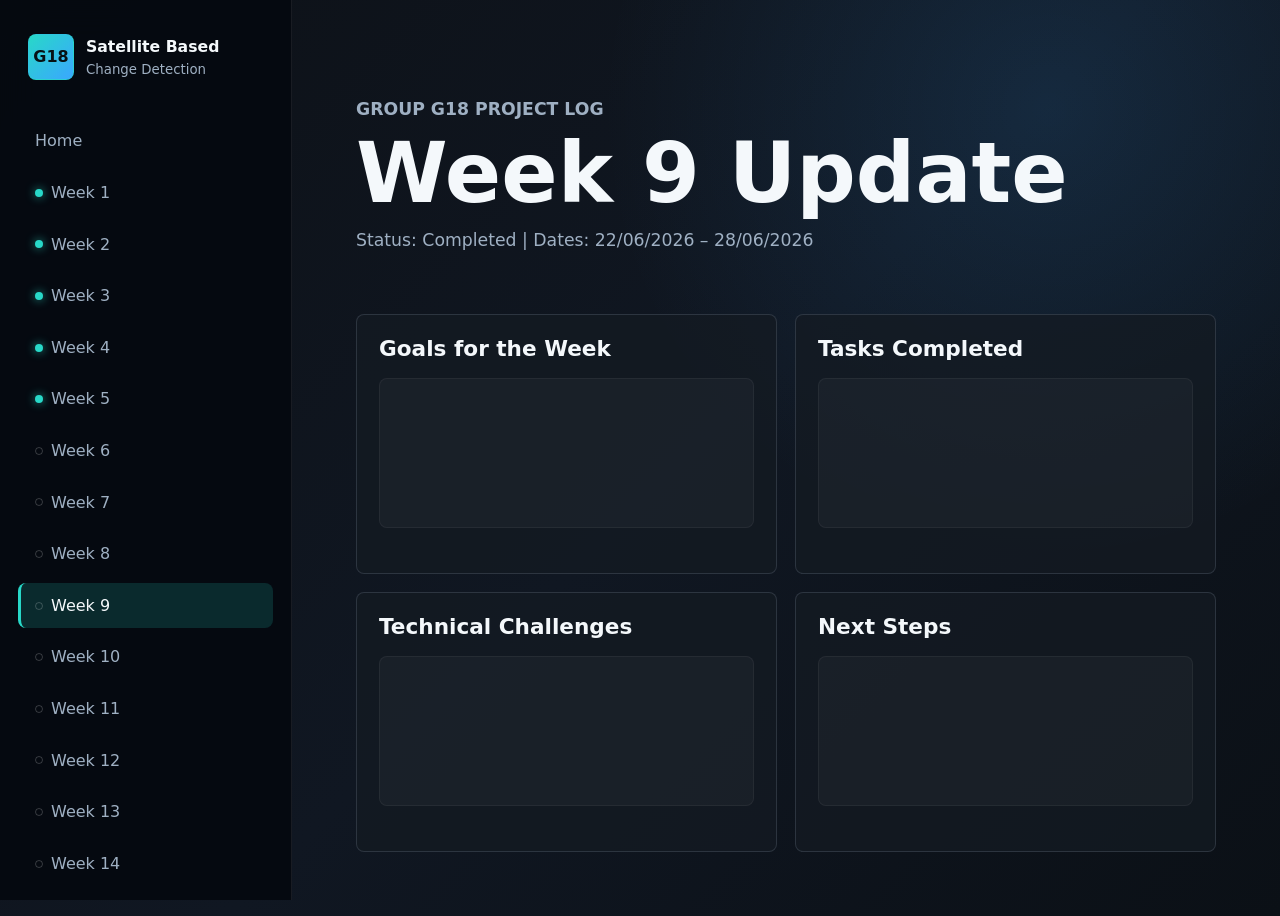
<file: weeks/week9.html>
<!DOCTYPE html>
<html lang="en">
<head><meta charset="UTF-8"><meta name="viewport" content="width=device-width, initial-scale=1.0"><title>Week 9 Update | Group G18</title><link rel="stylesheet" href="../style.css"></head>
<body>
  <aside class="sidebar"><a class="brand" href="../index.html" aria-label="Go to homepage"><span class="brand-mark">G18</span><span><strong>Satellite Based</strong><small>Change Detection</small></span></a><nav class="site-nav" aria-label="Primary navigation"><a href="../index.html">Home</a><a href="week1.html"><span class="status-dot completed"></span>Week 1</a><a href="week2.html"><span class="status-dot completed"></span>Week 2</a><a href="week3.html"><span class="status-dot completed"></span>Week 3</a><a href="week4.html"><span class="status-dot completed"></span>Week 4</a><a href="week5.html"><span class="status-dot completed"></span>Week 5</a><a href="week6.html"><span class="status-dot pending"></span>Week 6</a><a href="week7.html"><span class="status-dot pending"></span>Week 7</a><a href="week8.html"><span class="status-dot pending"></span>Week 8</a><a class="active" href="week9.html"><span class="status-dot pending"></span>Week 9</a><a href="week10.html"><span class="status-dot pending"></span>Week 10</a><a href="week11.html"><span class="status-dot pending"></span>Week 11</a><a href="week12.html"><span class="status-dot pending"></span>Week 12</a><a href="week13.html"><span class="status-dot pending"></span>Week 13</a><a href="week14.html"><span class="status-dot pending"></span>Week 14</a></nav></aside>
  <main class="page-shell"><header class="week-hero"><p class="eyebrow">Group G18 Project Log</p><h1>Week 9 Update</h1><p>Status: Completed | Dates: 22/06/2026 &ndash; 28/06/2026</p></header><section class="update-grid" aria-label="Weekly update sections"><article class="update-card"><h2>Goals for the Week</h2><div class="empty-area"></div></article><article class="update-card"><h2>Tasks Completed</h2><div class="empty-area"></div></article><article class="update-card"><h2>Technical Challenges</h2><div class="empty-area"></div></article><article class="update-card"><h2>Next Steps</h2><div class="empty-area"></div></article></section></main>
  <script>document.documentElement.classList.add('js-enabled');</script>
</body>
</html>
</file>
<file: style.css>
:root {
  --bg: #0d1117;
  --panel: #151b23;
  --panel-strong: #1c2430;
  --text: #f4f8fb;
  --muted: #9fb0c3;
  --line: rgba(148, 163, 184, 0.2);
  --accent: #28d8c8;
  --accent-2: #3aa7ff;
  --accent-soft: rgba(40, 216, 200, 0.12);
  --shadow: 0 22px 80px rgba(0, 0, 0, 0.34);
  --sidebar-width: 292px;
}

* {
  box-sizing: border-box;
}

html {
  scroll-behavior: smooth;
}

@keyframes pageFadeIn {
  from {
    opacity: 0;
    transform: translateY(6px);
  }

  to {
    opacity: 1;
    transform: translateY(0);
  }
}

body {
  margin: 0;
  min-height: 100vh;
  font-family: Inter, ui-sans-serif, system-ui, -apple-system, BlinkMacSystemFont, "Segoe UI", sans-serif;
  line-height: 1.6;
  color: var(--text);
  background:
    radial-gradient(circle at 82% 12%, rgba(58, 167, 255, 0.13), transparent 28rem),
    linear-gradient(135deg, #0d1117 0%, #101722 52%, #0b1016 100%);
}

a {
  color: inherit;
  text-decoration: none;
}

.sidebar {
  position: fixed;
  inset: 0 auto 0 0;
  z-index: 10;
  width: var(--sidebar-width);
  padding: 24px 18px;
  overflow-y: auto;
  border-right: 1px solid rgba(255, 255, 255, 0.08);
  background: rgba(6, 10, 16, 0.96);
  backdrop-filter: blur(18px);
}

.brand {
  display: flex;
  align-items: center;
  gap: 12px;
  margin-bottom: 28px;
  padding: 10px;
}

.brand-mark {
  display: grid;
  width: 46px;
  height: 46px;
  place-items: center;
  border: 1px solid rgba(40, 216, 200, 0.45);
  border-radius: 8px;
  color: #071115;
  background: linear-gradient(135deg, var(--accent), var(--accent-2));
  font-weight: 800;
}

.brand strong,
.brand small {
  display: block;
}

.brand strong {
  font-size: 0.98rem;
}

.brand small {
  color: var(--muted);
}

.site-nav {
  display: grid;
  gap: 6px;
}

.site-nav a {
  display: flex;
  align-items: center;
  border-left: 3px solid transparent;
  border-radius: 8px;
  padding: 10px 12px 10px 14px;
  color: var(--muted);
  transition: background 180ms ease, border-color 180ms ease, color 180ms ease, transform 180ms ease;
}

.status-dot {
  display: inline-block;
  flex: 0 0 auto;
  width: 8px;
  height: 8px;
  margin-right: 8px;
  border-radius: 50%;
}

.status-dot.completed {
  background: var(--accent);
  box-shadow: 0 0 10px rgba(40, 216, 200, 0.72);
}

.status-dot.pending {
  border: 1px solid rgba(255, 255, 255, 0.2);
}

.site-nav a:hover,
.site-nav a:focus-visible,
.site-nav a.active {
  color: var(--text);
  background: var(--accent-soft);
  outline: none;
}

.site-nav a.active {
  border-left-color: var(--accent);
  background: rgba(40, 216, 200, 0.16);
}

.site-nav a:hover {
  transform: translateX(2px);
}

.page-shell {
  width: min(1160px, calc(100% - var(--sidebar-width)));
  margin-left: var(--sidebar-width);
  padding: 48px clamp(22px, 5vw, 72px) 64px;
  animation: pageFadeIn 0.4s ease both;
}

.hero-section {
  display: grid;
  grid-template-columns: minmax(0, 1.25fr) minmax(280px, 0.75fr);
  align-items: center;
  min-height: 84vh;
  gap: clamp(28px, 5vw, 68px);
}

.eyebrow {
  margin: 0 0 10px;
  color: var(--accent);
  font-size: 0.78rem;
  font-weight: 800;
  text-transform: uppercase;
}

h1,
h2,
h3,
p {
  margin-top: 0;
}

h1 {
  max-width: 880px;
  margin-bottom: 20px;
  font-size: clamp(3rem, 8vw, 6.8rem);
  line-height: 0.95;
  letter-spacing: 0;
}

h2 {
  margin-bottom: 16px;
  font-size: clamp(1.85rem, 4vw, 3rem);
  line-height: 1.1;
  letter-spacing: 0;
}

h3 {
  margin-bottom: 12px;
  font-size: 1rem;
  letter-spacing: 0;
}

.hero-summary,
.lead-text {
  max-width: 830px;
  color: #d3dde8;
  font-size: clamp(1.05rem, 2vw, 1.24rem);
}

.hero-meta {
  display: flex;
  flex-wrap: wrap;
  gap: 10px;
  margin-top: 28px;
}

.hero-meta span {
  border: 1px solid var(--line);
  border-radius: 999px;
  padding: 8px 12px;
  color: var(--text);
  background: rgba(255, 255, 255, 0.04);
  transition: background 0.25s ease, border-color 0.25s ease, box-shadow 0.25s ease, transform 0.25s ease;
}

.hero-meta span:hover {
  border-color: rgba(40, 216, 200, 0.5);
  background: rgba(40, 216, 200, 0.1);
  box-shadow: 0 10px 28px rgba(40, 216, 200, 0.08);
  transform: translateY(-2px);
}

.hero-image {
  display: block;
  width: 300px;
  max-width: 100%;
  height: auto;
  justify-self: center;
  object-fit: cover;
  border: 1px solid rgba(40, 216, 200, 0.28);
  border-radius: 12px;
  background: rgba(255, 255, 255, 0.03);
  box-shadow: var(--shadow), 0 0 44px rgba(40, 216, 200, 0.2);
}

.content-section {
  padding: 64px 0;
  border-top: 1px solid var(--line);
}

.personal-section {
  padding-top: 72px;
}

.profile-layout {
  display: block;
  max-width: 860px;
  border: 1px solid var(--line);
  border-radius: 8px;
  padding: clamp(20px, 4vw, 36px);
  background: rgba(21, 27, 35, 0.68);
}

.profile-layout h2 {
  margin-bottom: 18px;
}

.project-meta {
  margin-top: 26px;
}

.section-heading {
  max-width: 760px;
  margin-bottom: 28px;
}

.info-grid,
.update-grid {
  display: grid;
  grid-template-columns: repeat(2, minmax(0, 1fr));
  gap: 18px;
}

.info-card,
.update-card {
  min-height: 150px;
  border: 1px solid var(--line);
  border-radius: 8px;
  padding: 22px;
  background: rgba(21, 27, 35, 0.76);
  transition: all 0.3s ease;
}

.info-card:hover,
.update-card:hover {
  border-color: rgba(40, 216, 200, 0.38);
  box-shadow: 0 18px 42px rgba(40, 216, 200, 0.12);
  transform: translateY(-4px);
}

.info-card p,
.info-card ul {
  margin: 0;
}

.info-card ul {
  padding-left: 20px;
}

.info-card li + li {
  margin-top: 6px;
}

.info-card small {
  color: var(--muted);
}

.timeline {
  position: relative;
  display: grid;
  gap: 14px;
}

.timeline-item {
  position: relative;
  display: grid;
  grid-template-columns: 132px minmax(0, 1fr);
  gap: 18px;
  align-items: start;
  border: 1px solid var(--line);
  border-radius: 8px;
  padding: 18px;
  background: rgba(21, 27, 35, 0.72);
}

.week-label {
  display: inline-flex;
  width: fit-content;
  border-radius: 999px;
  padding: 7px 11px;
  color: #061115;
  background: var(--accent);
  font-weight: 800;
}

.timeline-item p {
  margin: 0;
  color: #dce6ef;
}

.week-hero {
  padding: 48px 0 42px;
}

.week-hero h1 {
  margin-bottom: 14px;
  font-size: clamp(2.5rem, 7vw, 5.2rem);
}

.week-hero p {
  max-width: 720px;
  color: var(--muted);
  font-size: 1.08rem;
}

.update-card {
  min-height: 260px;
}

.update-card h2 {
  margin-bottom: 18px;
  font-size: 1.35rem;
}

.empty-area {
  min-height: 150px;
  border: 1px solid rgba(255, 255, 255, 0.05);
  border-radius: 8px;
  padding: 16px;
  color: #dce6ef;
  background: rgba(255, 255, 255, 0.03);
}

.empty-area ul {
  margin: 0;
  padding-left: 1.15rem;
}

.empty-area li + li {
  margin-top: 10px;
}

.empty-area p {
  margin: 0;
}

.empty-area code {
  color: var(--text);
  white-space: normal;
}

.wide-card {
  grid-column: 1 / -1;
}

@media (max-width: 940px) {
  .sidebar {
    position: sticky;
    top: 0;
    width: 100%;
    max-height: 42vh;
    padding: 14px;
    border-right: 0;
    border-bottom: 1px solid var(--line);
  }

  .brand {
    margin-bottom: 12px;
  }

  .site-nav {
    display: flex;
    overflow-x: auto;
    padding-bottom: 4px;
    scrollbar-width: thin;
  }

  .site-nav a {
    flex: 0 0 auto;
    white-space: nowrap;
  }

  .site-nav a:hover {
    transform: none;
  }

  .page-shell {
    width: 100%;
    margin-left: 0;
    padding: 28px 18px 48px;
  }

  .hero-section {
    grid-template-columns: 1fr;
    min-height: auto;
    padding: 42px 0;
  }

  .hero-image {
    justify-self: start;
  }
}

@media (prefers-reduced-motion: reduce) {
  html {
    scroll-behavior: auto;
  }

  .page-shell,
  .site-nav a,
  .hero-meta span,
  .info-card,
  .update-card {
    animation: none;
    transition: none;
  }

  .site-nav a:hover,
  .hero-meta span:hover,
  .info-card:hover,
  .update-card:hover {
    transform: none;
  }
}

@media (max-width: 680px) {
  .brand-mark {
    width: 40px;
    height: 40px;
  }

  h1 {
    font-size: clamp(2.55rem, 17vw, 4.4rem);
  }

  .content-section {
    padding: 44px 0;
  }

  .info-grid,
  .update-grid {
    grid-template-columns: 1fr;
  }

  .timeline-item {
    grid-template-columns: 1fr;
    gap: 12px;
  }

  .update-card {
    min-height: 220px;
  }
}
</file>
